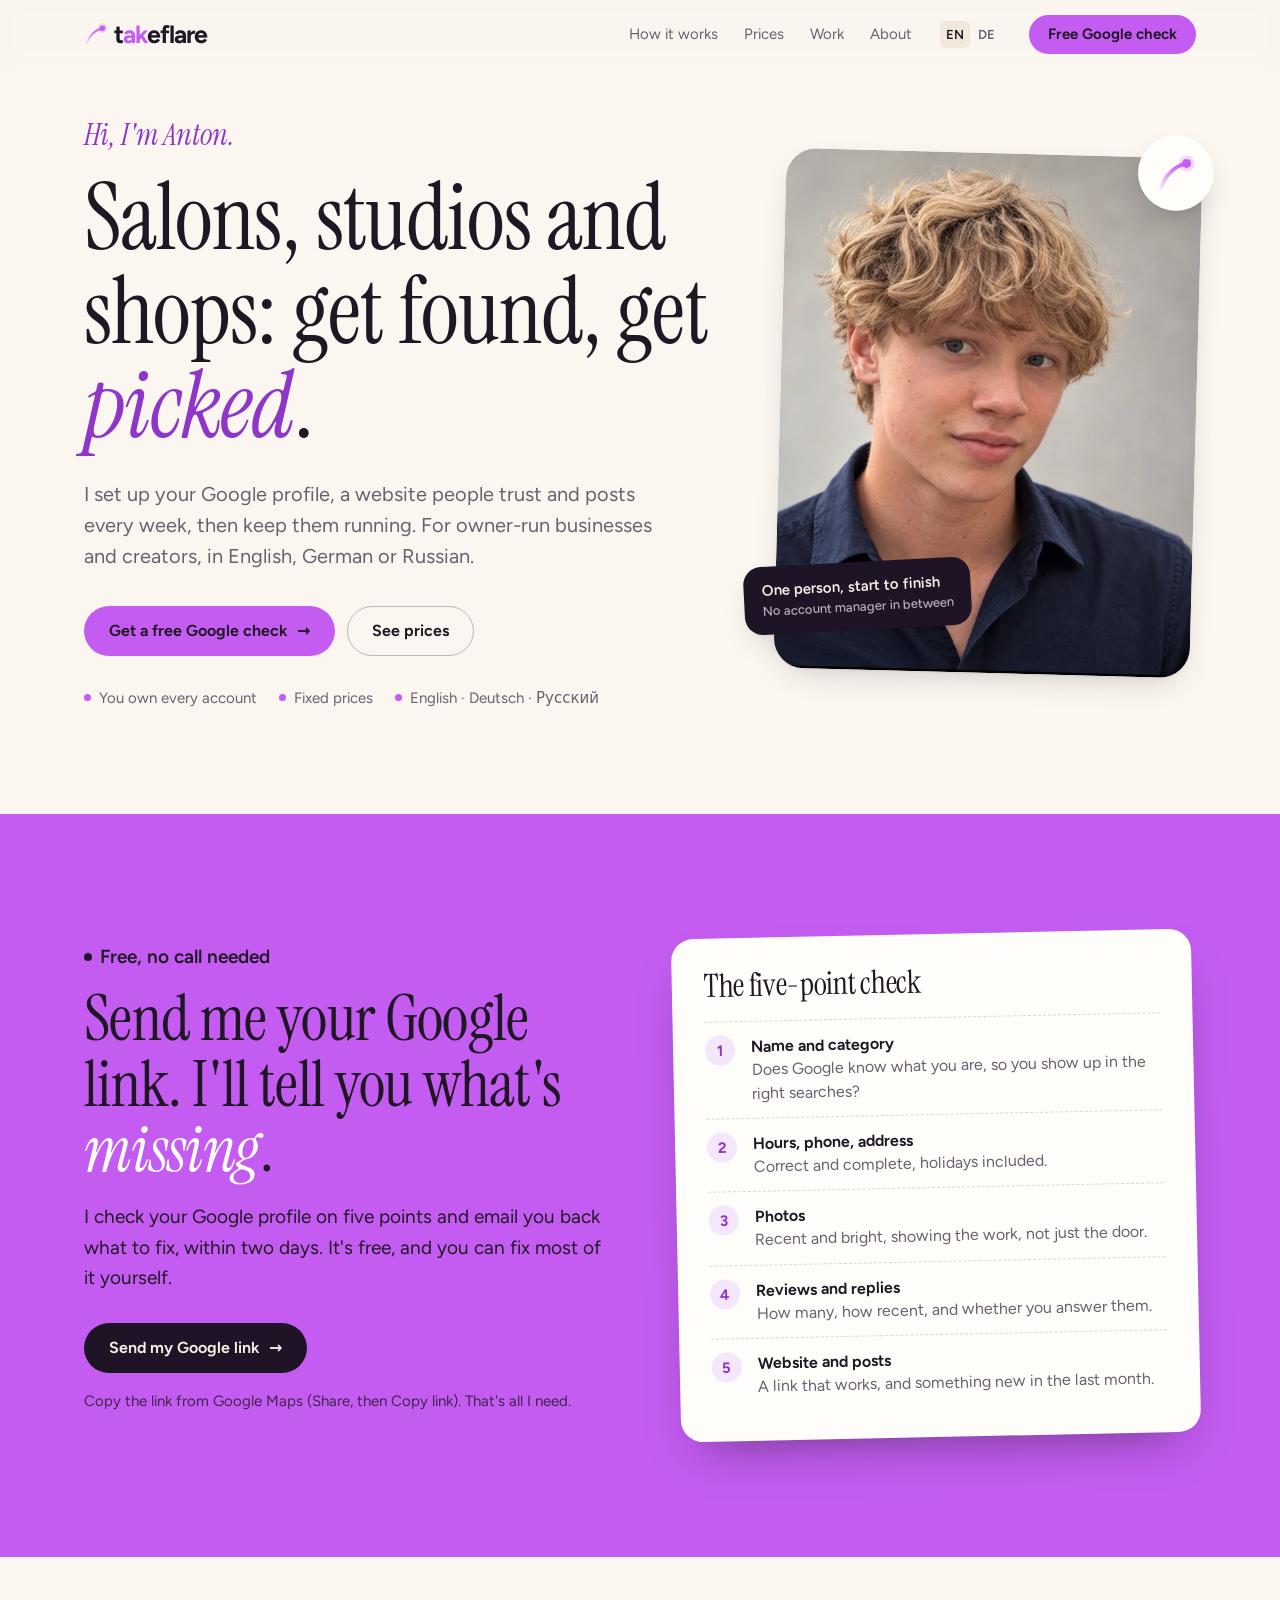
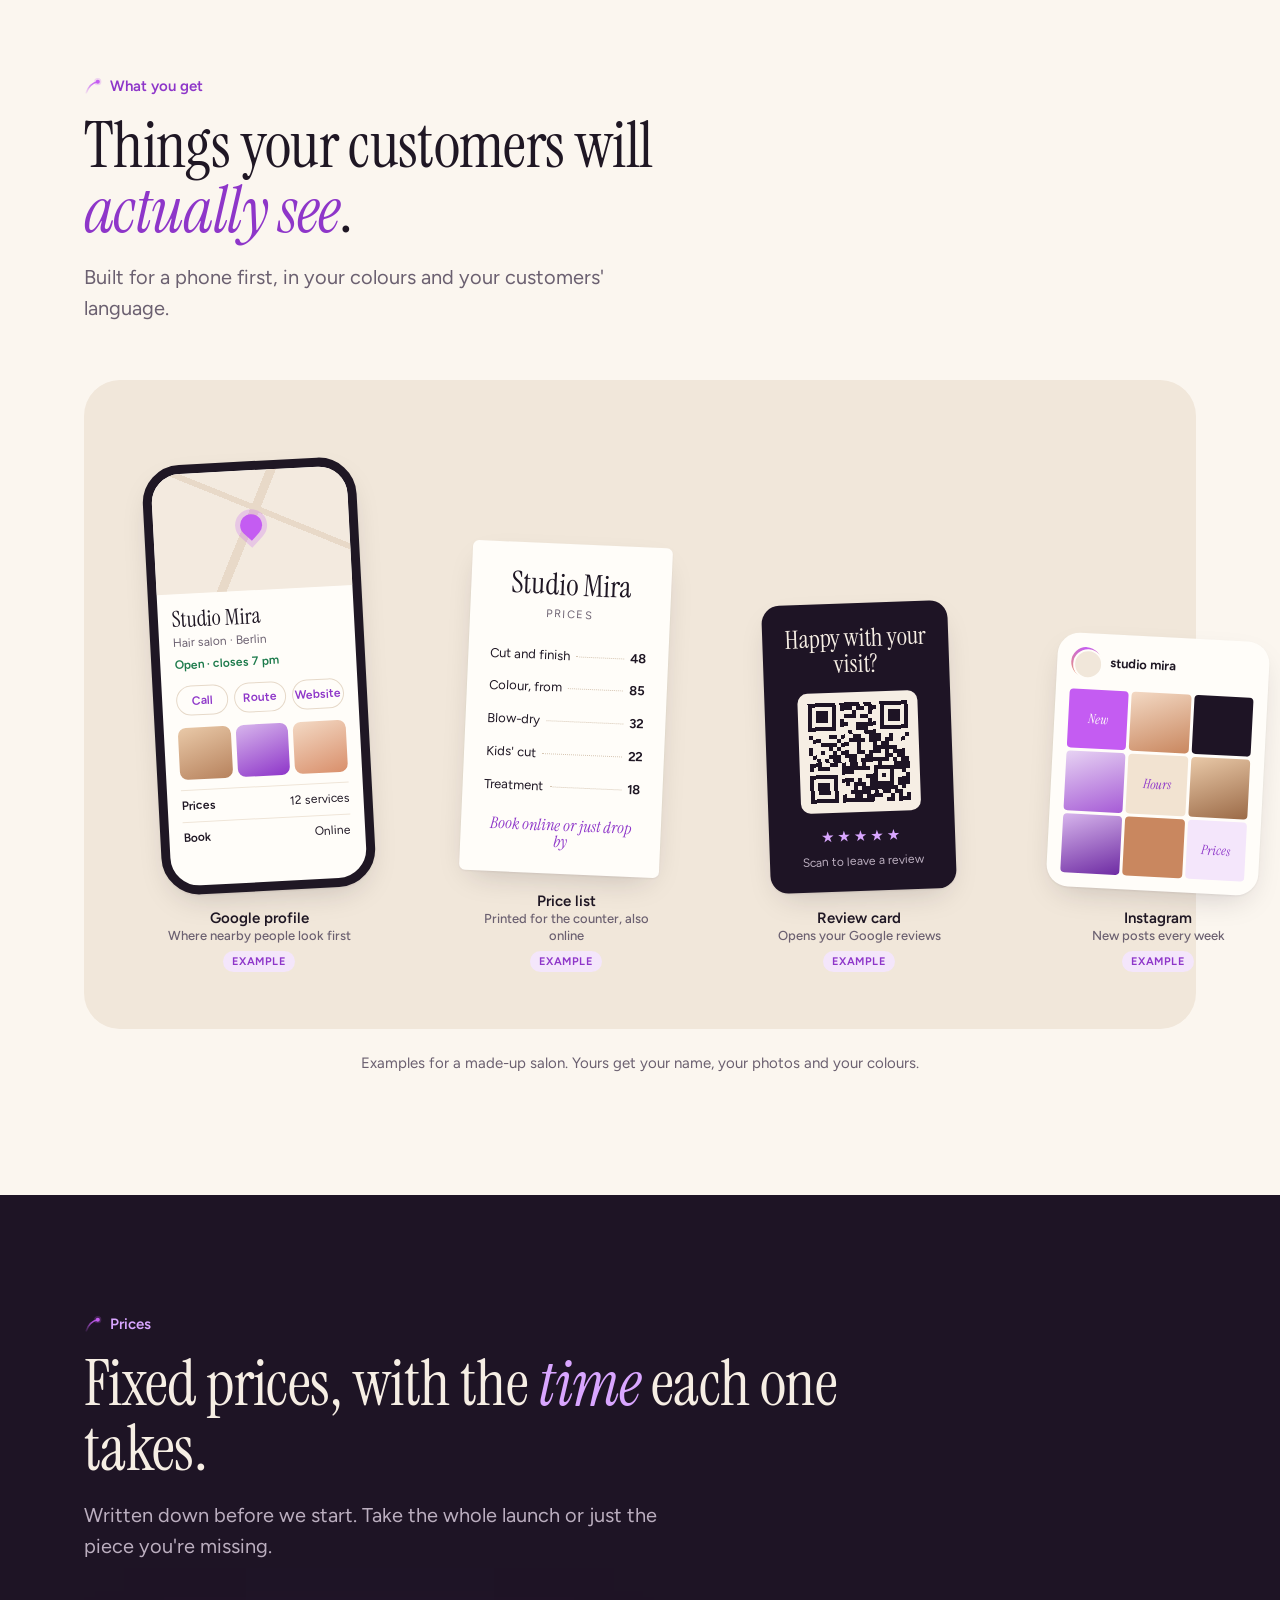
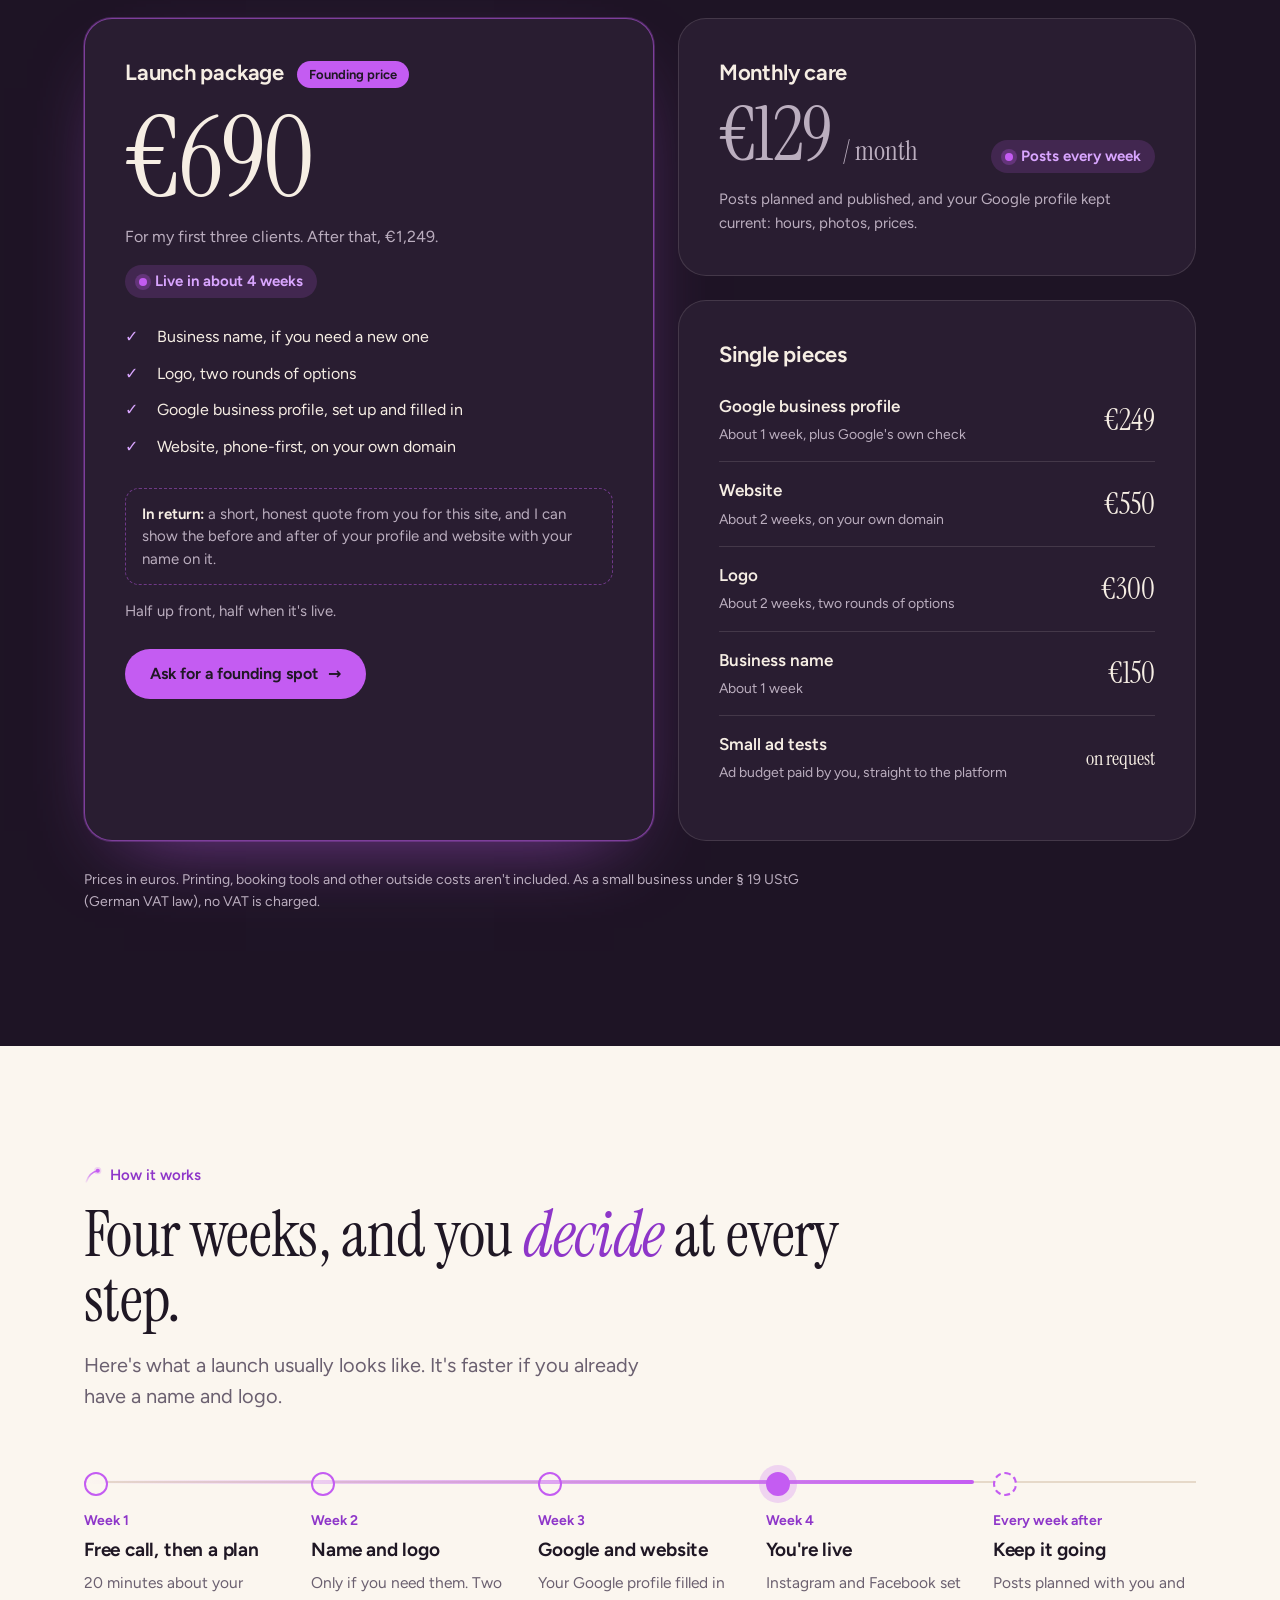
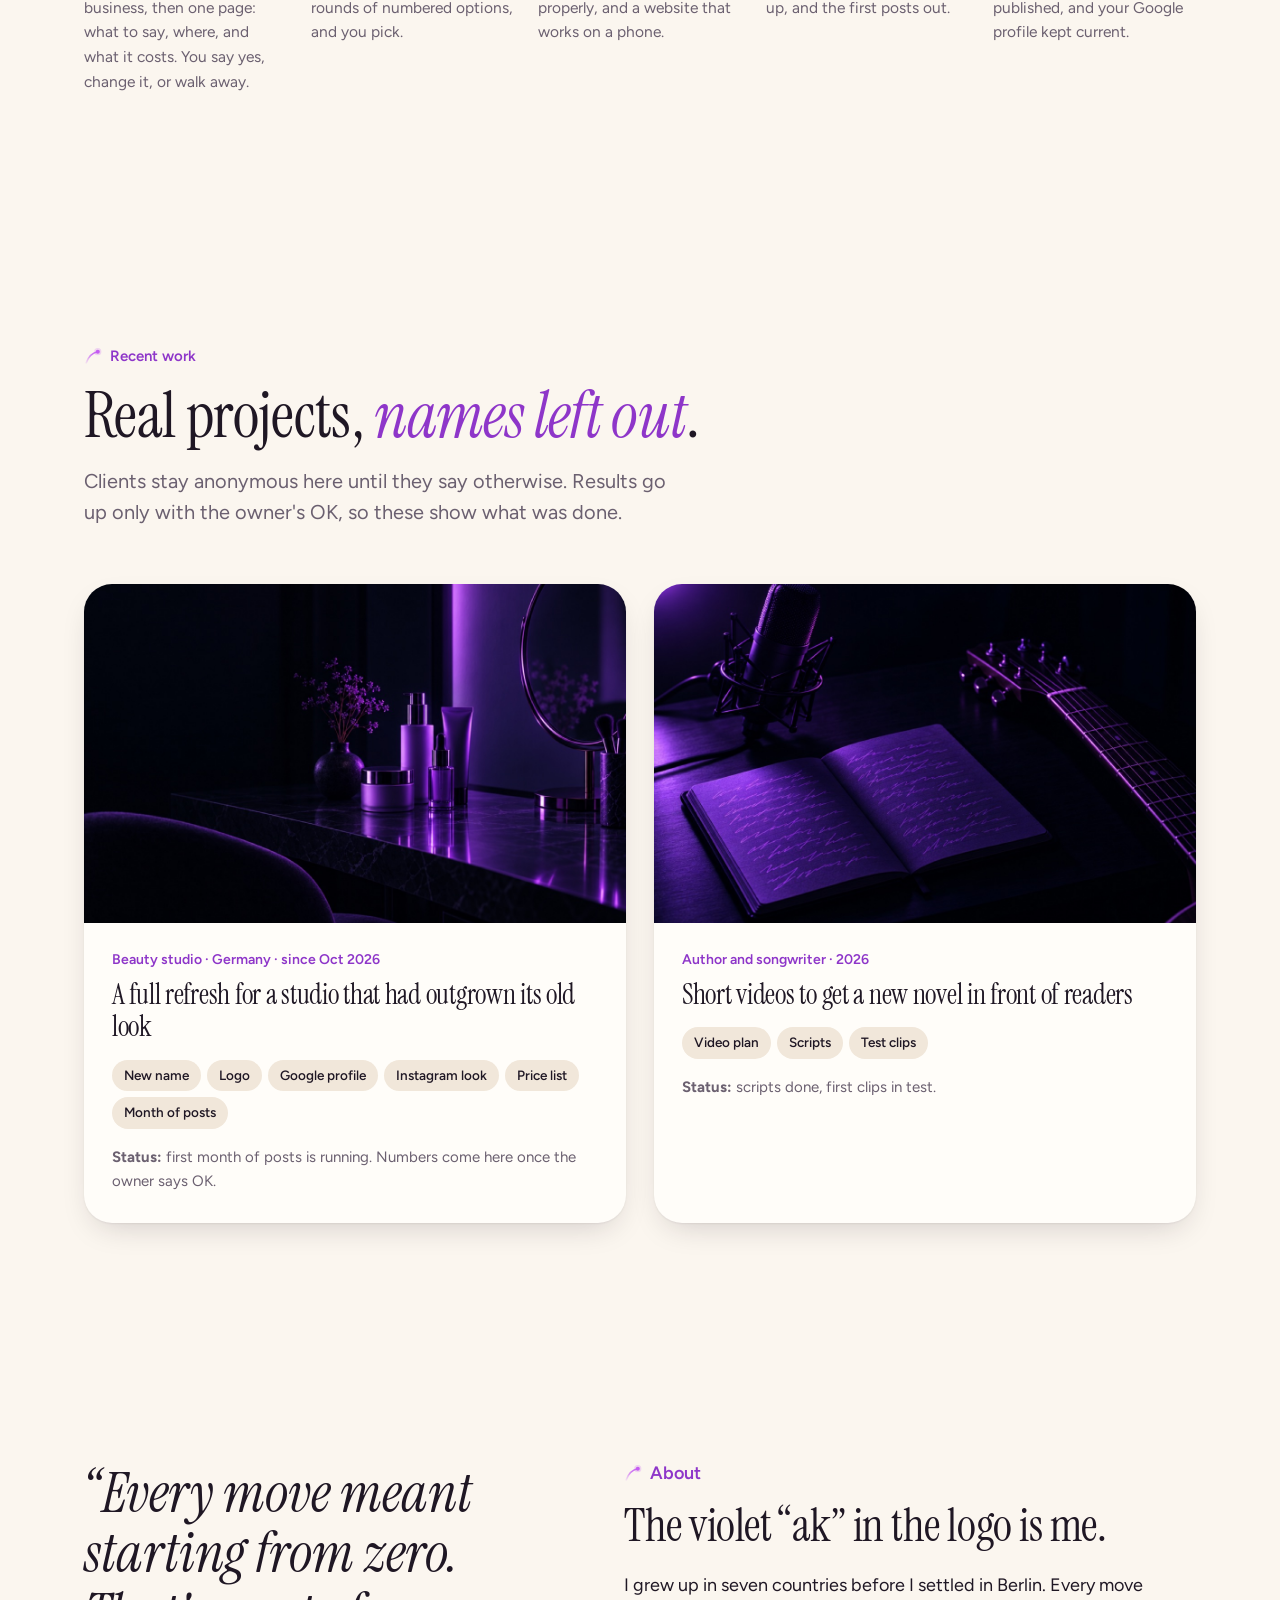
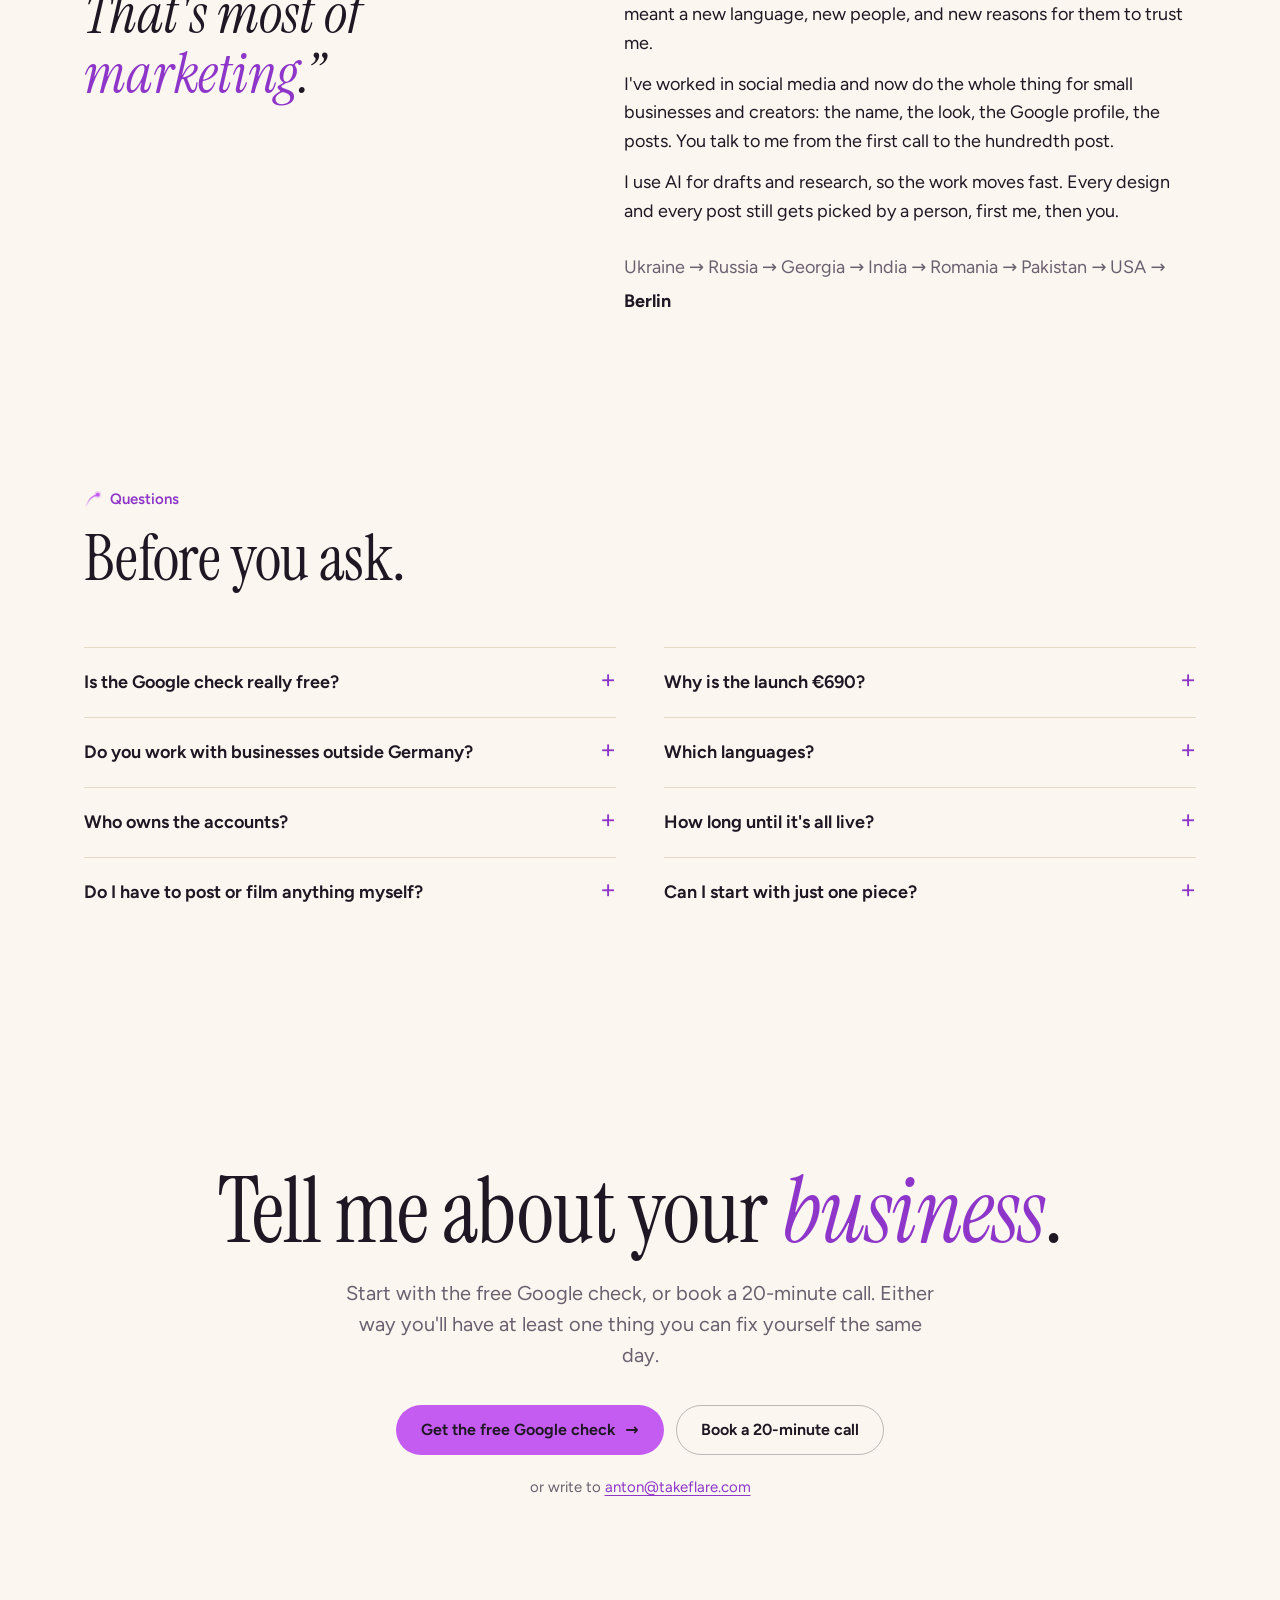
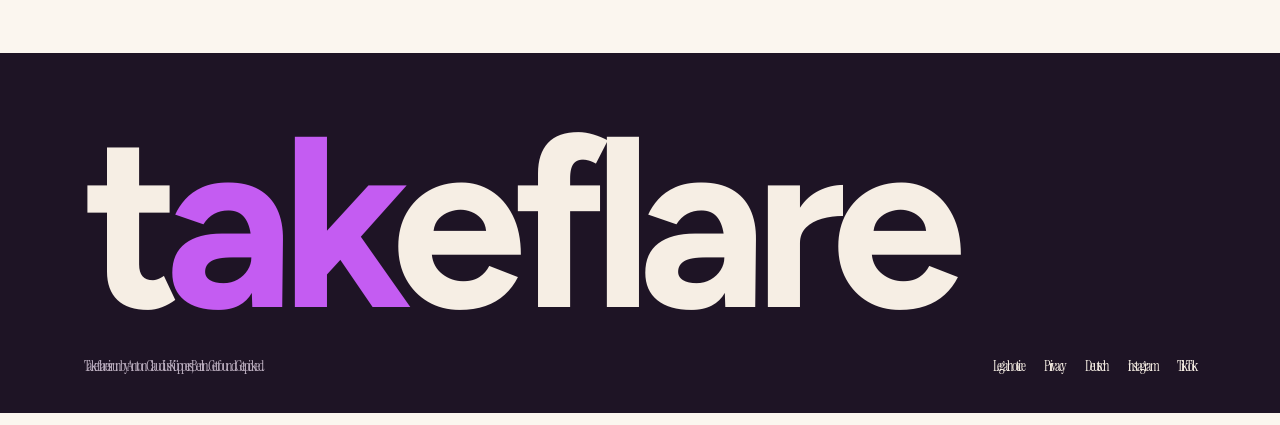
<file: index.html>
<!doctype html>
<html lang="en">
<head>
<meta charset="utf-8">
<meta name="viewport" content="width=device-width, initial-scale=1, viewport-fit=cover">
<title>Takeflare · Get found and picked by more customers</title>
<meta name="description" content="Google profile, website and weekly posts for salons, studios, shops and creators, set up and run by Takeflare. Remote, in English, German and Russian.">
<link rel="canonical" href="https://takeflare.com/">
<link rel="icon" href="/favicon.svg" type="image/svg+xml">
<link rel="icon" href="/favicon-32.png" sizes="32x32" type="image/png">
<link rel="apple-touch-icon" href="/apple-touch-icon.png">
<link rel="preload" href="/fonts/instrument-serif-latin-400-normal.woff2" as="font" type="font/woff2" crossorigin>
<link rel="preload" href="/fonts/figtree-latin-wght-normal.woff2" as="font" type="font/woff2" crossorigin>
<link rel="stylesheet" href="/style.css">
<meta name="theme-color" content="#FBF6EF">
<script>/* Light from 07:00 to 21:00 on the visitor's clock, dark the rest of the night */
(function () { var h = new Date().getHours(), t = h >= 7 && h < 21 ? "light" : "dark", q = /[?&]theme=(light|dark)/.exec(location.search); if (q) t = q[1]; document.documentElement.setAttribute("data-theme", t);
  var m = document.querySelector('meta[name="theme-color"]'); if (m) m.setAttribute("content", t === "light" ? "#FBF6EF" : "#15101A"); })();</script>
<meta property="og:type" content="website">
<meta property="og:url" content="https://takeflare.com/">
<meta property="og:title" content="Takeflare · Get found and picked">
<meta property="og:description" content="Google profile, website and social posts for salons, studios, shops and creators. One person, start to finish, remote.">
<meta property="og:image" content="https://takeflare.com/og-image.png">
<!-- seo:start (written by scripts/site_seo.py, edit .claude/skills/site-seo/sites/takeflare.json) -->
<link rel="alternate" hreflang="en" href="https://takeflare.com/">
<link rel="alternate" hreflang="de" href="https://takeflare.com/de/">
<link rel="alternate" hreflang="x-default" href="https://takeflare.com/">
<meta property="og:locale" content="en_GB">
<meta property="og:locale:alternate" content="de_DE">
<script type="application/ld+json">
{
 "@context": "https://schema.org",
 "@graph": [
  {
   "@type": "ProfessionalService",
   "@id": "https://takeflare.com/#business",
   "name": "Takeflare",
   "url": "https://takeflare.com/",
   "description": "Google profile, website and weekly posts for salons, studios, shops and creators, set up and run by Takeflare. Remote, in English, German and Russian.",
   "logo": "https://takeflare.com/apple-touch-icon.png",
   "image": "https://takeflare.com/og-image.png",
   "email": "anton@takeflare.com",
   "priceRange": "€€",
   "address": {
    "@type": "PostalAddress",
    "addressLocality": "Berlin",
    "addressCountry": "DE"
   },
   "areaServed": "Worldwide",
   "availableLanguage": [
    "en",
    "de",
    "ru"
   ],
   "founder": {
    "@type": "Person",
    "name": "Anton Küppers",
    "image": "https://takeflare.com/img/anton.jpg"
   },
   "makesOffer": [
    {
     "@type": "Offer",
     "name": "Free Google check",
     "description": "Send your Google business profile link and get five points back by email within two days: name and category, hours, photos, reviews and replies, website and posts.",
     "priceCurrency": "EUR",
     "url": "https://takeflare.com/#prices",
     "price": 0
    },
    {
     "@type": "Offer",
     "name": "Launch package",
     "description": "Business name if you need a new one, logo with two rounds of options, Google business profile set up and filled in, and a phone-first website on your own domain. Live in about four weeks. Founding price for the first three clients, then €1,249. Half up front, half when it's live.",
     "priceCurrency": "EUR",
     "url": "https://takeflare.com/#prices",
     "price": 690
    },
    {
     "@type": "Offer",
     "name": "Monthly care (per month)",
     "description": "Weekly posts and Google profile upkeep.",
     "priceCurrency": "EUR",
     "url": "https://takeflare.com/#prices",
     "price": 129
    },
    {
     "@type": "Offer",
     "name": "Google business profile",
     "description": "Set up and filled in.",
     "priceCurrency": "EUR",
     "url": "https://takeflare.com/#prices",
     "price": 249
    },
    {
     "@type": "Offer",
     "name": "Website",
     "description": "Phone-first, on your own domain.",
     "priceCurrency": "EUR",
     "url": "https://takeflare.com/#prices",
     "price": 550
    },
    {
     "@type": "Offer",
     "name": "Logo",
     "description": "Two rounds of options.",
     "priceCurrency": "EUR",
     "url": "https://takeflare.com/#prices",
     "price": 300
    },
    {
     "@type": "Offer",
     "name": "Business name",
     "description": "A new name for your business.",
     "priceCurrency": "EUR",
     "url": "https://takeflare.com/#prices",
     "price": 150
    }
   ],
   "sameAs": [
    "https://www.instagram.com/takeflare_/",
    "https://www.tiktok.com/@takeflare_"
   ]
  },
  {
   "@type": "WebSite",
   "@id": "https://takeflare.com/#website",
   "name": "Takeflare",
   "url": "https://takeflare.com/",
   "inLanguage": [
    "en",
    "de"
   ]
  },
  {
   "@type": "FAQPage",
   "url": "https://takeflare.com/",
   "inLanguage": "en",
   "mainEntity": [
    {
     "@type": "Question",
     "name": "Is the Google check really free?",
     "acceptedAnswer": {
      "@type": "Answer",
      "text": "Yes. You send the link, I send back the five points and what to fix. No call, and nothing else unless you write back."
     }
    },
    {
     "@type": "Question",
     "name": "Why is the launch €690?",
     "acceptedAnswer": {
      "@type": "Answer",
      "text": "Takeflare is new, and I want three businesses I can show. The first three get the full launch for €690 instead of €1,249. In return, I can put your before and after and a short quote from you on this site, marked as a founding client. After three, the price goes back to €1,249."
     }
    },
    {
     "@type": "Question",
     "name": "Do you work with businesses outside Germany?",
     "acceptedAnswer": {
      "@type": "Answer",
      "text": "Yes. Everything runs remotely over video calls, WhatsApp or email, and shared files. Clients don't need to be in Berlin."
     }
    },
    {
     "@type": "Question",
     "name": "Which languages?",
     "acceptedAnswer": {
      "@type": "Answer",
      "text": "English, German and Russian, for the calls and for the posts and pages themselves."
     }
    },
    {
     "@type": "Question",
     "name": "Who owns the accounts?",
     "acceptedAnswer": {
      "@type": "Answer",
      "text": "You do. Your Google profile, domain and social accounts are set up in your name. I get access to do the work, and you keep the keys if we ever stop."
     }
    },
    {
     "@type": "Question",
     "name": "How long until it's all live?",
     "acceptedAnswer": {
      "@type": "Answer",
      "text": "Plan for about four weeks from the first call. It's faster if you already have a name and logo, and slower if we go back and forth on designs."
     }
    },
    {
     "@type": "Question",
     "name": "Do I have to post or film anything myself?",
     "acceptedAnswer": {
      "@type": "Answer",
      "text": "No. A few photos of your place and your work help a lot, but I write, design and publish the posts. You approve them first."
     }
    },
    {
     "@type": "Question",
     "name": "Can I start with just one piece?",
     "acceptedAnswer": {
      "@type": "Answer",
      "text": "Sure. A lot of people start with the Google profile, because that's where nearby customers look first."
     }
    }
   ]
  }
 ]
}
</script>
<!-- seo:end -->
<meta name="twitter:card" content="summary_large_image">
</head>
<body>
<a class="skip" href="#main">Skip to content</a>

<header class="nav" id="top">
  <div class="wrap">
    <a class="wm" href="/" aria-label="takeflare, home">t<b>ak</b>eflare</a>
    <ul>
      <li><a href="#how">How it works</a></li>
      <li><a href="#prices">Prices</a></li>
      <li><a href="#work">Work</a></li>
      <li><a href="#about">About</a></li>
    </ul>
    <div class="lang" aria-label="Language"><a href="/" aria-current="page" lang="en">EN</a><a href="/de/" lang="de" hreflang="de">DE</a></div>
    <a class="btn btn-main" href="#check">Free Google check</a>
  </div>
</header>

<main id="main">

<section class="hero">
  <div class="wrap">
    <div>
      <p class="hello"><img src="/img/anton.jpg" alt="" width="56" height="56">Hi, I'm Anton.</p>
      <h1>Salons, studios and shops: get found, get <em>picked</em>.</h1>
      <p class="lead">I set up your Google profile, a website people trust and posts every week, then keep them running. For owner-run businesses and creators, in English, German or Russian.</p>
      <div class="ctas">
        <a class="btn btn-main" href="#check">Get a free Google check <span class="arrow">→</span></a>
        <a class="btn btn-line" href="#prices">See prices</a>
      </div>
      <ul class="facts">
        <li>You own every account</li>
        <li>Fixed prices</li>
        <li>English · Deutsch · Русский</li>
      </ul>
    </div>
    <figure class="portrait">
      <img src="/img/anton.jpg" alt="Anton Küppers, who runs Takeflare" width="640" height="800">
      <span class="badge"><img src="/mark.svg" alt="" width="40" height="40"></span>
      <figcaption class="sticker">One person, start to finish<small>No account manager in between</small></figcaption>
    </figure>
  </div>
</section>

<section id="check" class="check">
  <div class="wrap">
    <div>
      <p class="kicker" style="color:inherit">Free, no call needed</p>
      <h2>Send me your Google link. I'll tell you what's <em>missing</em>.</h2>
      <p>I check your Google profile on five points and email you back what to fix, within two days. It's free, and you can fix most of it yourself.</p>
      <div class="ctas">
        <a class="btn btn-plum" href="mailto:anton@takeflare.com?subject=Free%20Google%20check&amp;body=Hi%20Anton%2C%20here%27s%20my%20Google%20profile%20link%3A%20">Send my Google link <span class="arrow">→</span></a>
      </div>
      <p class="small">Copy the link from Google Maps (Share, then Copy link). That's all I need.</p>
    </div>
    <div class="note">
      <h3>The five-point check</h3>
      <ol>
        <li><span><b>Name and category</b><span>Does Google know what you are, so you show up in the right searches?</span></span></li>
        <li><span><b>Hours, phone, address</b><span>Correct and complete, holidays included.</span></span></li>
        <li><span><b>Photos</b><span>Recent and bright, showing the work, not just the door.</span></span></li>
        <li><span><b>Reviews and replies</b><span>How many, how recent, and whether you answer them.</span></span></li>
        <li><span><b>Website and posts</b><span>A link that works, and something new in the last month.</span></span></li>
      </ol>
    </div>
  </div>
</section>

<section id="get" class="reveal">
  <div class="wrap">
    <div class="head">
      <p class="kicker">What you get</p>
      <h2>Things your customers will <em>actually see</em>.</h2>
      <p class="lead">Built for a phone first, in your colours and your customers' language.</p>
    </div>
    <div class="table">
      <figure class="obj">
        <div class="phone" aria-hidden="true">
          <div class="map"></div>
          <div class="body">
            <div class="name">Studio Mira</div>
            <div class="cat">Hair salon · Berlin</div>
            <div class="open">Open · closes 7 pm</div>
            <div class="acts"><i>Call</i><i>Route</i><i>Website</i></div>
            <div class="pics"><i></i><i></i><i></i></div>
            <div class="rows"><div><b>Prices</b><span>12 services</span></div><div><b>Book</b><span>Online</span></div></div>
          </div>
        </div>
        <figcaption>Google profile<span>Where nearby people look first</span><em class="ex">Example</em></figcaption>
      </figure>
      <figure class="obj">
        <div class="paper" aria-hidden="true">
          <div class="t">Studio Mira</div>
          <div class="s">Prices</div>
          <div class="r"><span>Cut and finish</span><span></span><b>48</b></div>
          <div class="r"><span>Colour, from</span><span></span><b>85</b></div>
          <div class="r"><span>Blow-dry</span><span></span><b>32</b></div>
          <div class="r"><span>Kids' cut</span><span></span><b>22</b></div>
          <div class="r"><span>Treatment</span><span></span><b>18</b></div>
          <div class="f">Book online or just drop by</div>
        </div>
        <figcaption>Price list<span>Printed for the counter, also online</span><em class="ex">Example</em></figcaption>
      </figure>
      <figure class="obj">
        <div class="qr" aria-hidden="true">
          <div class="t">Happy with your visit?</div>
          <svg class="qr-code" viewBox="-1 -1 27 27" aria-hidden="true" shape-rendering="crispEdges"><path fill="currentColor" d="M0 0h7v1h-7zM8 0h5v1h-5zM14 0h2v1h-2zM18 0h7v1h-7zM0 1h1v1h-1zM6 1h1v1h-1zM8 1h3v1h-3zM12 1h2v1h-2zM15 1h2v1h-2zM18 1h1v1h-1zM24 1h1v1h-1zM0 2h1v1h-1zM2 2h3v1h-3zM6 2h1v1h-1zM11 2h1v1h-1zM15 2h1v1h-1zM18 2h1v1h-1zM20 2h3v1h-3zM24 2h1v1h-1zM0 3h1v1h-1zM2 3h3v1h-3zM6 3h1v1h-1zM9 3h3v1h-3zM13 3h2v1h-2zM18 3h1v1h-1zM20 3h3v1h-3zM24 3h1v1h-1zM0 4h1v1h-1zM2 4h3v1h-3zM6 4h1v1h-1zM8 4h1v1h-1zM15 4h1v1h-1zM18 4h1v1h-1zM20 4h3v1h-3zM24 4h1v1h-1zM0 5h1v1h-1zM6 5h1v1h-1zM8 5h2v1h-2zM12 5h5v1h-5zM18 5h1v1h-1zM24 5h1v1h-1zM0 6h7v1h-7zM12 6h3v1h-3zM18 6h7v1h-7zM10 7h1v1h-1zM14 7h3v1h-3zM0 8h1v1h-1zM5 8h2v1h-2zM8 8h1v1h-1zM11 8h2v1h-2zM15 8h3v1h-3zM20 8h1v1h-1zM24 8h1v1h-1zM1 9h2v1h-2zM7 9h1v1h-1zM10 9h4v1h-4zM15 9h3v1h-3zM19 9h2v1h-2zM23 9h1v1h-1zM3 10h4v1h-4zM8 10h2v1h-2zM12 10h1v1h-1zM16 10h1v1h-1zM18 10h2v1h-2zM0 11h1v1h-1zM5 11h1v1h-1zM7 11h1v1h-1zM12 11h1v1h-1zM16 11h6v1h-6zM0 12h1v1h-1zM3 12h1v1h-1zM6 12h1v1h-1zM8 12h2v1h-2zM12 12h2v1h-2zM15 12h3v1h-3zM19 12h1v1h-1zM21 12h3v1h-3zM1 13h1v1h-1zM5 13h3v1h-3zM9 13h3v1h-3zM14 13h2v1h-2zM19 13h2v1h-2zM22 13h2v1h-2zM2 14h1v1h-1zM4 14h1v1h-1zM6 14h2v1h-2zM10 14h2v1h-2zM13 14h7v1h-7zM21 14h1v1h-1zM23 14h2v1h-2zM0 15h3v1h-3zM5 15h2v1h-2zM8 15h1v1h-1zM10 15h2v1h-2zM13 15h1v1h-1zM17 15h1v1h-1zM21 15h4v1h-4zM0 16h1v1h-1zM2 16h3v1h-3zM8 16h7v1h-7zM16 16h9v1h-9zM8 17h3v1h-3zM16 17h1v1h-1zM20 17h1v1h-1zM23 17h1v1h-1zM0 18h7v1h-7zM14 18h3v1h-3zM18 18h1v1h-1zM20 18h1v1h-1zM24 18h1v1h-1zM0 19h1v1h-1zM6 19h1v1h-1zM8 19h3v1h-3zM12 19h1v1h-1zM15 19h2v1h-2zM20 19h1v1h-1zM22 19h3v1h-3zM0 20h1v1h-1zM2 20h3v1h-3zM6 20h1v1h-1zM9 20h1v1h-1zM11 20h3v1h-3zM15 20h6v1h-6zM22 20h3v1h-3zM0 21h1v1h-1zM2 21h3v1h-3zM6 21h1v1h-1zM11 21h1v1h-1zM13 21h9v1h-9zM23 21h1v1h-1zM0 22h1v1h-1zM2 22h3v1h-3zM6 22h1v1h-1zM10 22h5v1h-5zM16 22h1v1h-1zM18 22h2v1h-2zM21 22h2v1h-2zM0 23h1v1h-1zM6 23h1v1h-1zM8 23h1v1h-1zM11 23h2v1h-2zM14 23h4v1h-4zM20 23h1v1h-1zM22 23h1v1h-1zM24 23h1v1h-1zM0 24h7v1h-7zM8 24h8v1h-8zM19 24h2v1h-2zM22 24h3v1h-3z"/></svg>
          <div class="stars">★★★★★</div>
          <div class="s">Scan to leave a review</div>
        </div>
        <figcaption>Review card<span>Opens your Google reviews</span><em class="ex">Example</em></figcaption>
      </figure>
      <figure class="obj">
        <div class="gram" aria-hidden="true">
          <div class="top"><i></i>studio mira</div>
          <div class="grid"><i>New</i><i></i><i></i><i></i><i>Hours</i><i></i><i></i><i></i><i>Prices</i></div>
        </div>
        <figcaption>Instagram<span>New posts every week</span><em class="ex">Example</em></figcaption>
      </figure>
    </div>
    <p class="table-note">Examples for a made-up salon. Yours get your name, your photos and your colours.</p>
  </div>
</section>

<section id="prices" class="prices-sec reveal">
  <div class="wrap">
    <div class="head">
      <p class="kicker">Prices</p>
      <h2>Fixed prices, with the <em>time</em> each one takes.</h2>
      <p class="lead">Written down before we start. Take the whole launch or just the piece you're missing.</p>
    </div>
    <div class="prices">
      <div class="pcard main">
        <h3>Launch package <span class="fbadge">Founding price</span></h3>
        <p class="big">€690</p>
        <p class="then">For my first three clients. After that, €1,249.</p>
        <span class="time">Live in about 4 weeks</span>
        <ul class="ticks">
          <li>Business name, if you need a new one</li>
          <li>Logo, two rounds of options</li>
          <li>Google business profile, set up and filled in</li>
          <li>Website, phone-first, on your own domain</li>
        </ul>
        <p class="giveback"><b>In return:</b> a short, honest quote from you for this site, and I can show the before and after of your profile and website with your name on it.</p>
        <p class="pnote">Half up front, half when it's live.</p>
        <a class="btn btn-main" href="mailto:anton@takeflare.com?subject=Founding%20spot">Ask for a founding spot <span class="arrow">→</span></a>
      </div>
      <div class="stack">
        <div class="pcard">
          <div class="care">
            <div><h3>Monthly care</h3><p class="big">€129 <small>/ month</small></p></div>
            <span class="time">Posts every week</span>
          </div>
          <p class="pnote" style="margin:14px 0 0">Posts planned and published, and your Google profile kept current: hours, photos, prices.</p>
        </div>
        <div class="pcard">
          <h3>Single pieces</h3>
          <ul class="menu">
            <li><span class="what">Google business profile</span><span class="when">About 1 week, plus Google's own check</span><span class="p">€249</span></li>
            <li><span class="what">Website</span><span class="when">About 2 weeks, on your own domain</span><span class="p">€550</span></li>
            <li><span class="what">Logo</span><span class="when">About 2 weeks, two rounds of options</span><span class="p">€300</span></li>
            <li><span class="what">Business name</span><span class="when">About 1 week</span><span class="p">€150</span></li>
            <li><span class="what">Small ad tests</span><span class="when">Ad budget paid by you, straight to the platform</span><span class="p" style="font-size:20px">on request</span></li>
          </ul>
        </div>
      </div>
    </div>
    <p class="fine">Prices in euros. Printing, booking tools and other outside costs aren't included. As a small business under § 19 UStG (German VAT law), no VAT is charged.</p>
  </div>
</section>

<section id="how" class="reveal">
  <div class="wrap">
    <div class="head">
      <p class="kicker">How it works</p>
      <h2>Four weeks, and you <em>decide</em> at every step.</h2>
      <p class="lead">Here's what a launch usually looks like. It's faster if you already have a name and logo.</p>
    </div>
    <ol class="weeks">
      <li><span class="wk">Week 1</span><h3>Free call, then a plan</h3><p>20 minutes about your business, then one page: what to say, where, and what it costs. You say yes, change it, or walk away.</p></li>
      <li><span class="wk">Week 2</span><h3>Name and logo</h3><p>Only if you need them. Two rounds of numbered options, and you pick.</p></li>
      <li><span class="wk">Week 3</span><h3>Google and website</h3><p>Your Google profile filled in properly, and a website that works on a phone.</p></li>
      <li><span class="wk">Week 4</span><h3>You're live</h3><p>Instagram and Facebook set up, and the first posts out.</p></li>
      <li><span class="wk">Every week after</span><h3>Keep it going</h3><p>Posts planned with you and published, and your Google profile kept current.</p></li>
    </ol>
  </div>
</section>

<section id="work" class="reveal">
  <div class="wrap">
    <div class="head">
      <p class="kicker">Recent work</p>
      <h2>Real projects, <em>names left out</em>.</h2>
      <p class="lead">Clients stay anonymous here until they say otherwise. Results go up only with the owner's OK, so these show what was done.</p>
    </div>
    <div class="work">
      <article class="wcard">
        <img class="cover" src="/img/work-beauty-studio.jpg" alt="" width="1200" height="806" loading="lazy">
        <div class="in">
          <p class="meta">Beauty studio · Germany · since Oct 2026</p>
          <h3>A full refresh for a studio that had outgrown its old look</h3>
          <ul class="chips"><li>New name</li><li>Logo</li><li>Google profile</li><li>Instagram look</li><li>Price list</li><li>Month of posts</li></ul>
          <p class="status"><b>Status:</b> first month of posts is running. Numbers come here once the owner says OK.</p>
        </div>
      </article>
      <article class="wcard">
        <img class="cover" src="/img/work-author-songwriter.jpg" alt="" width="1200" height="806" loading="lazy">
        <div class="in">
          <p class="meta">Author and songwriter · 2026</p>
          <h3>Short videos to get a new novel in front of readers</h3>
          <ul class="chips"><li>Video plan</li><li>Scripts</li><li>Test clips</li></ul>
          <p class="status"><b>Status:</b> scripts done, first clips in test.</p>
        </div>
      </article>
    </div>
  </div>
</section>

<section id="about" class="reveal">
  <div class="wrap about">
    <p class="quote">“Every move meant starting from zero. That's most of <em>marketing</em>.”</p>
    <div class="body">
      <p class="kicker">About</p>
      <h2>The violet “ak” in the logo is me.</h2>
      <p>I grew up in seven countries before I settled in Berlin. Every move meant a new language, new people, and new reasons for them to trust me.</p>
      <p>I've worked in social media and now do the whole thing for small businesses and creators: the name, the look, the Google profile, the posts. You talk to me from the first call to the hundredth post.</p>
      <p>I use AI for drafts and research, so the work moves fast. Every design and every post still gets picked by a person, first me, then you.</p>
      <p class="route">Ukraine → Russia → Georgia → India → Romania → Pakistan → USA → <b>Berlin</b></p>
    </div>
  </div>
</section>

<section class="reveal" style="padding-top:40px">
  <div class="wrap">
    <div class="head"><p class="kicker">Questions</p><h2>Before you ask.</h2></div>
    <div class="faq">
      <details><summary>Is the Google check really free?</summary><p>Yes. You send the link, I send back the five points and what to fix. No call, and nothing else unless you write back.</p></details>
      <details><summary>Why is the launch €690?</summary><p>Takeflare is new, and I want three businesses I can show. The first three get the full launch for €690 instead of €1,249. In return, I can put your before and after and a short quote from you on this site, marked as a founding client. After three, the price goes back to €1,249.</p></details>
      <details><summary>Do you work with businesses outside Germany?</summary><p>Yes. Everything runs remotely over video calls, WhatsApp or email, and shared files. Clients don't need to be in Berlin.</p></details>
      <details><summary>Which languages?</summary><p>English, German and Russian, for the calls and for the posts and pages themselves.</p></details>
      <details><summary>Who owns the accounts?</summary><p>You do. Your Google profile, domain and social accounts are set up in your name. I get access to do the work, and you keep the keys if we ever stop.</p></details>
      <details><summary>How long until it's all live?</summary><p>Plan for about four weeks from the first call. It's faster if you already have a name and logo, and slower if we go back and forth on designs.</p></details>
      <details><summary>Do I have to post or film anything myself?</summary><p>No. A few photos of your place and your work help a lot, but I write, design and publish the posts. You approve them first.</p></details>
      <details><summary>Can I start with just one piece?</summary><p>Sure. A lot of people start with the Google profile, because that's where nearby customers look first.</p></details>
    </div>
  </div>
</section>

<section class="final">
  <div class="wrap">
    <h2>Tell me about your <em>business</em>.</h2>
    <p class="lead">Start with the free Google check, or book a 20-minute call. Either way you'll have at least one thing you can fix yourself the same day.</p>
    <div class="ctas">
      <a class="btn btn-main" href="mailto:anton@takeflare.com?subject=Free%20Google%20check&amp;body=Hi%20Anton%2C%20here%27s%20my%20Google%20profile%20link%3A%20">Get the free Google check <span class="arrow">→</span></a>
      <a class="btn btn-line" href="mailto:anton@takeflare.com?subject=Free%20call">Book a 20-minute call</a>
    </div>
    <span class="or">or write to <a href="mailto:anton@takeflare.com">anton@takeflare.com</a></span>
  </div>
</section>

</main>

<footer class="big">
  <div class="wrap">
    <p class="giant" aria-hidden="true">t<b>ak</b>eflare</p>
    <div class="foot-row">
      <span>Takeflare is run by Anton Claudius Küppers, Berlin. Get found. Get picked.</span>
      <nav><a href="/impressum.html">Legal notice</a><a href="/datenschutz.html">Privacy</a><a href="/de/" hreflang="de">Deutsch</a><a href="https://www.instagram.com/takeflare_/" rel="noopener">Instagram</a><a href="https://www.tiktok.com/@takeflare_" rel="noopener">TikTok</a></nav>
    </div>
  </div>
</footer>

<script>
document.documentElement.classList.add('js');
(function () {
  var nav = document.querySelector('.nav');
  var onScroll = function () { nav.classList.toggle('scrolled', window.scrollY > 8); };
  window.addEventListener('scroll', onScroll, { passive: true }); onScroll();
  var els = document.querySelectorAll('.reveal');
  if (!('IntersectionObserver' in window)) { els.forEach(function (e) { e.classList.add('in'); }); return; }
  var io = new IntersectionObserver(function (entries) {
    entries.forEach(function (en) { if (en.isIntersecting) { en.target.classList.add('in'); io.unobserve(en.target); } });
  }, { rootMargin: '0px 0px -10% 0px' });
  els.forEach(function (e) { io.observe(e); });
})();
</script>
</body>
</html>
</file>
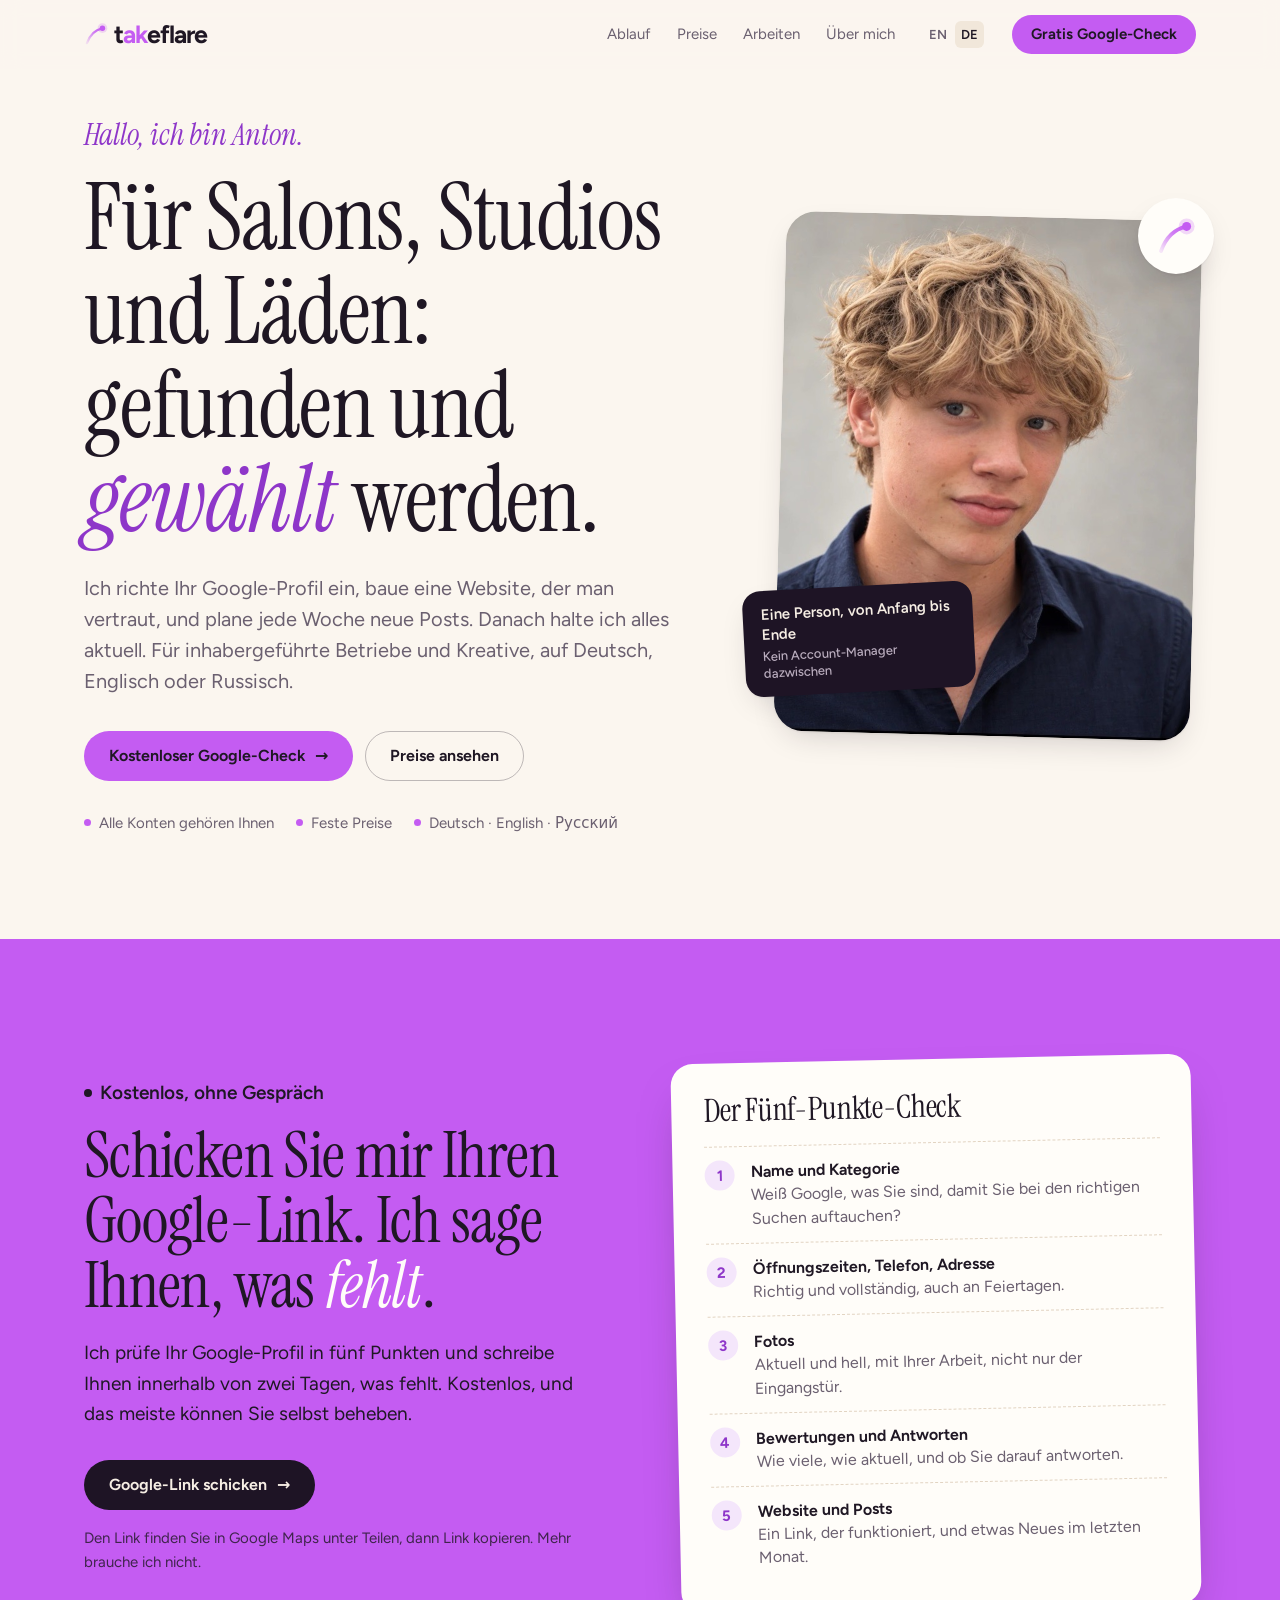
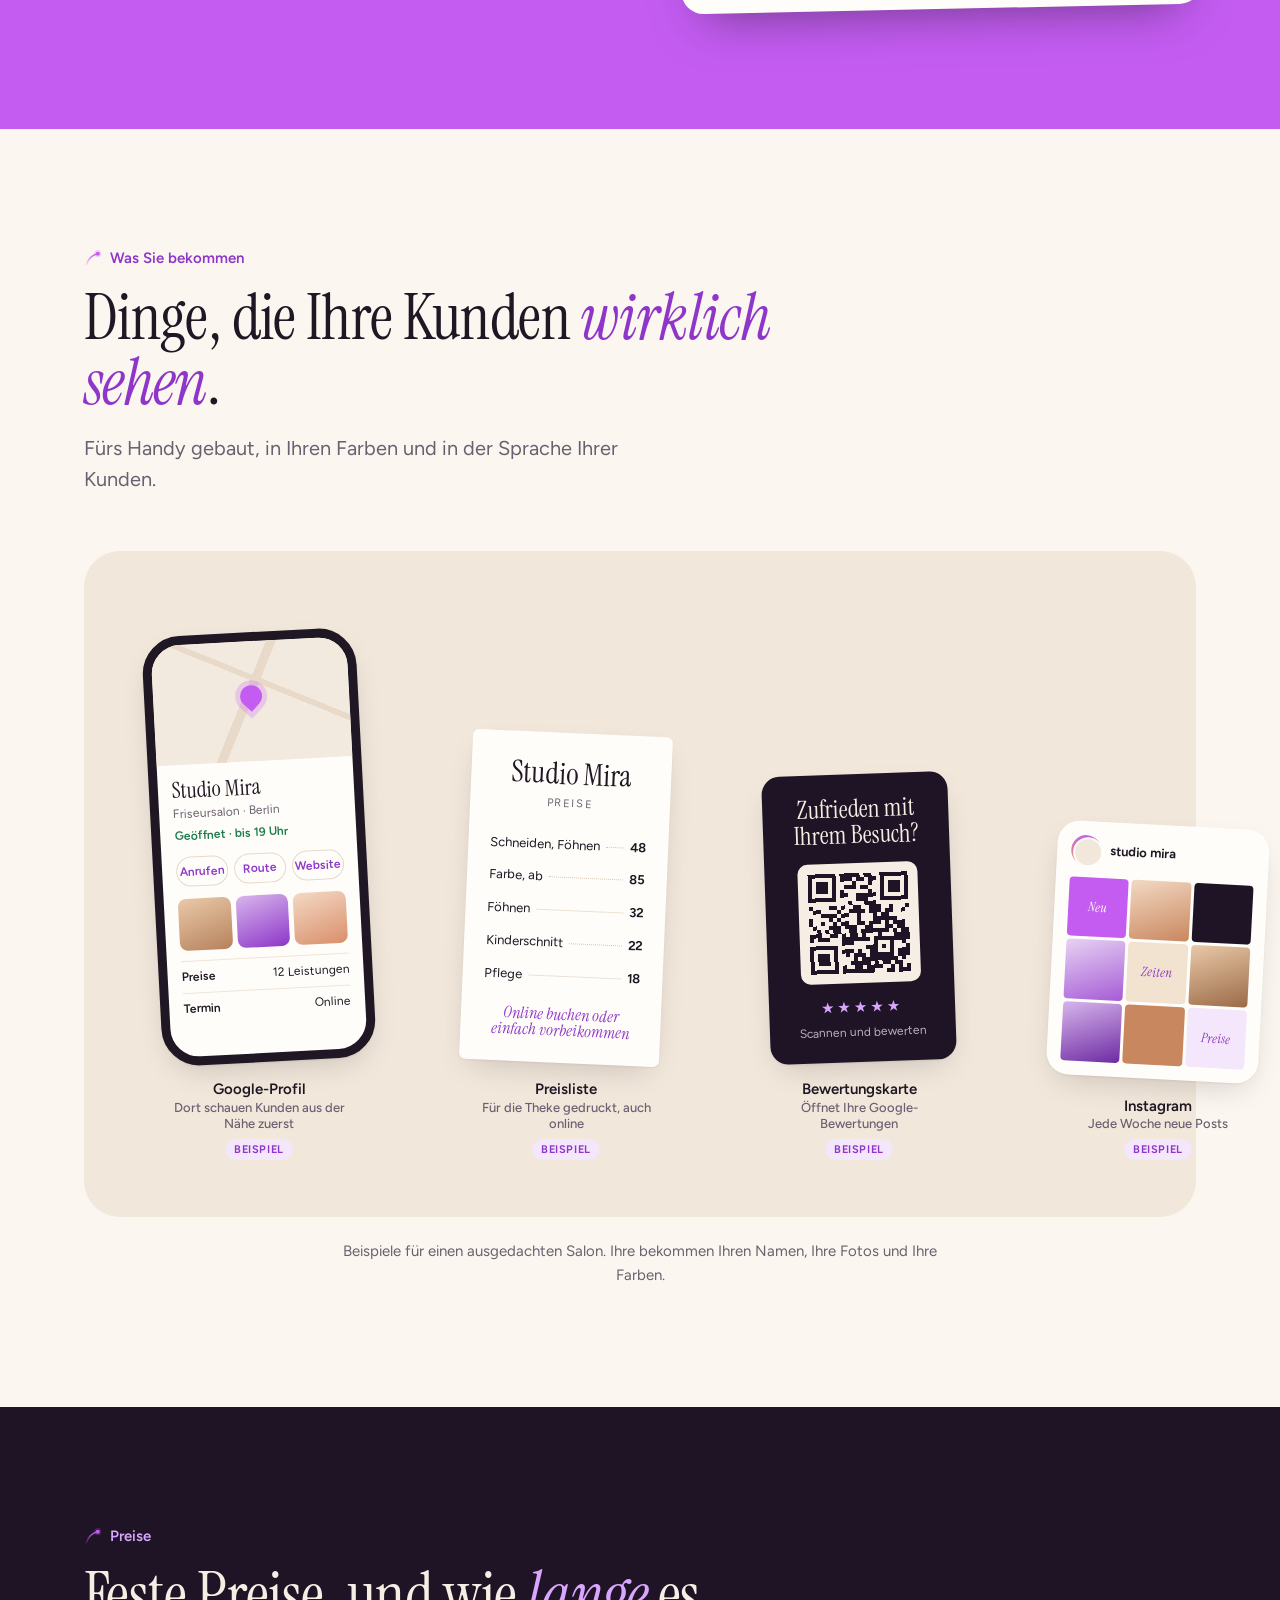
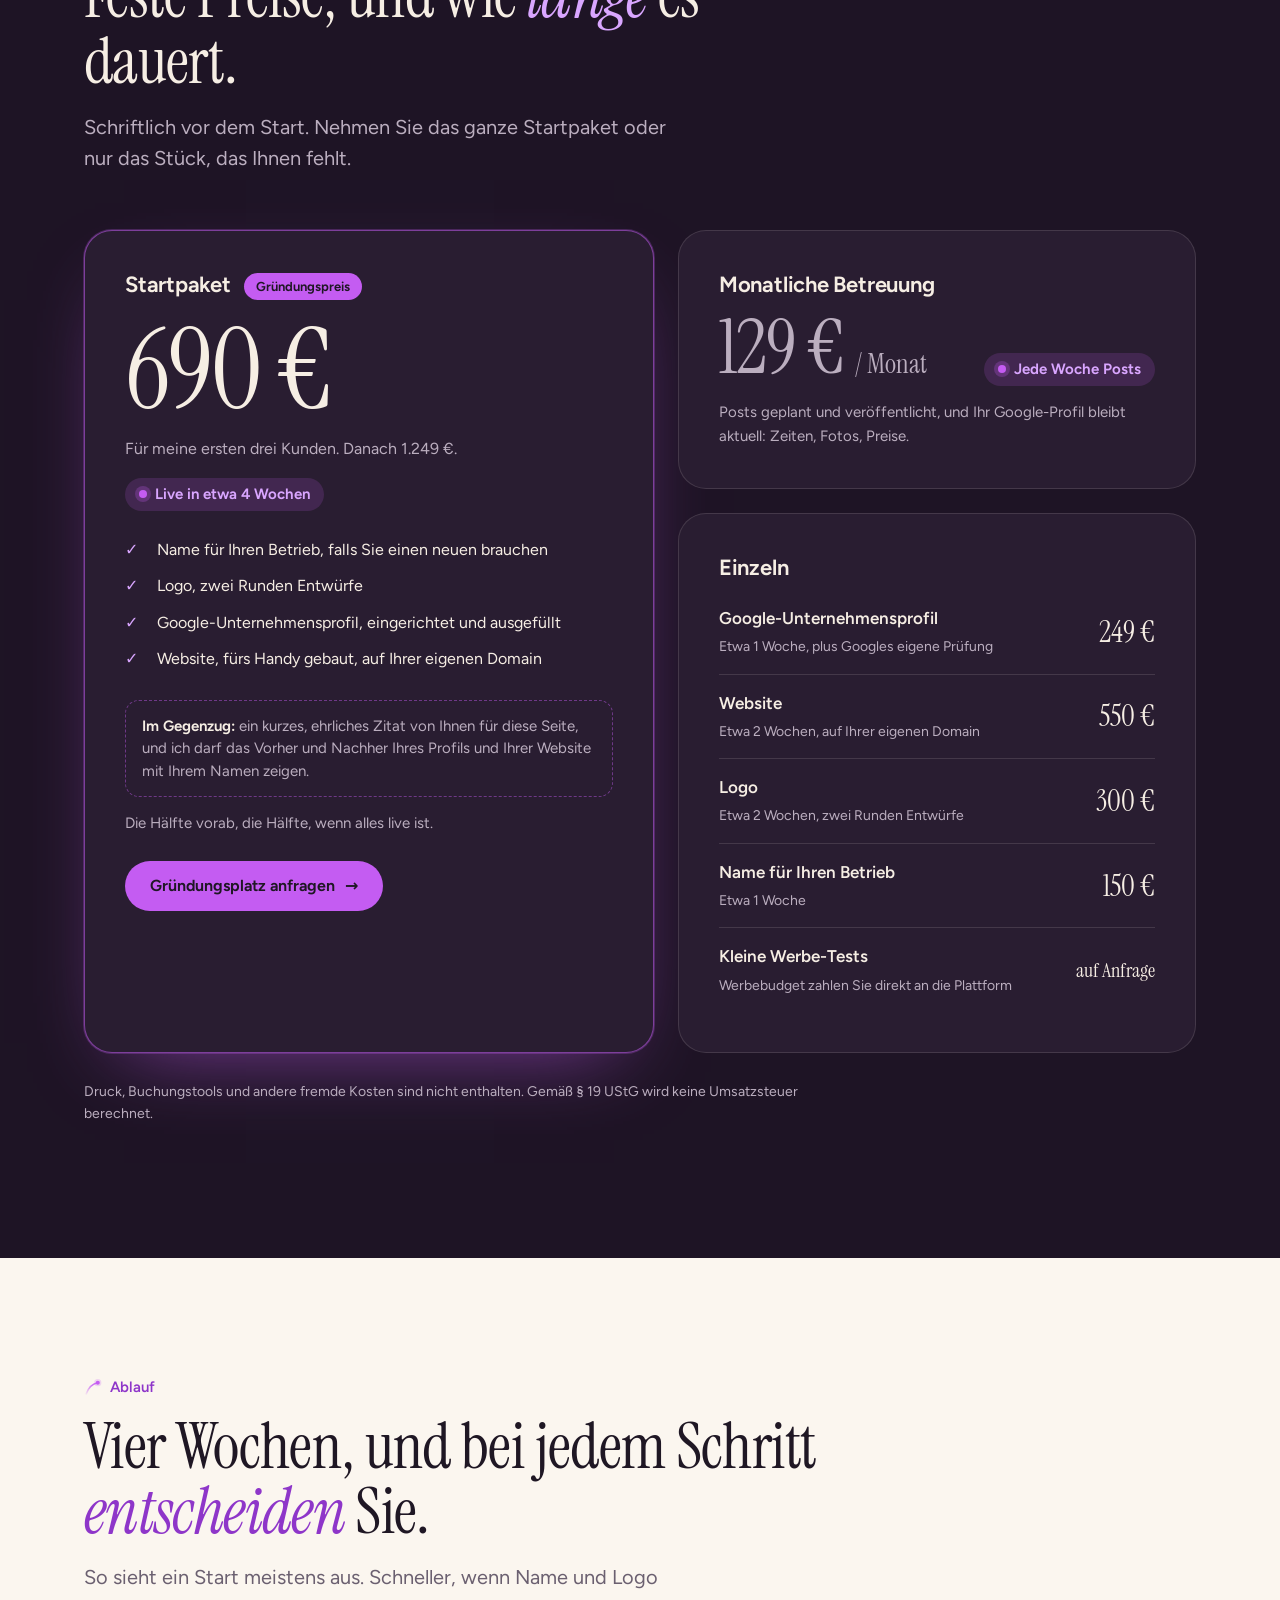
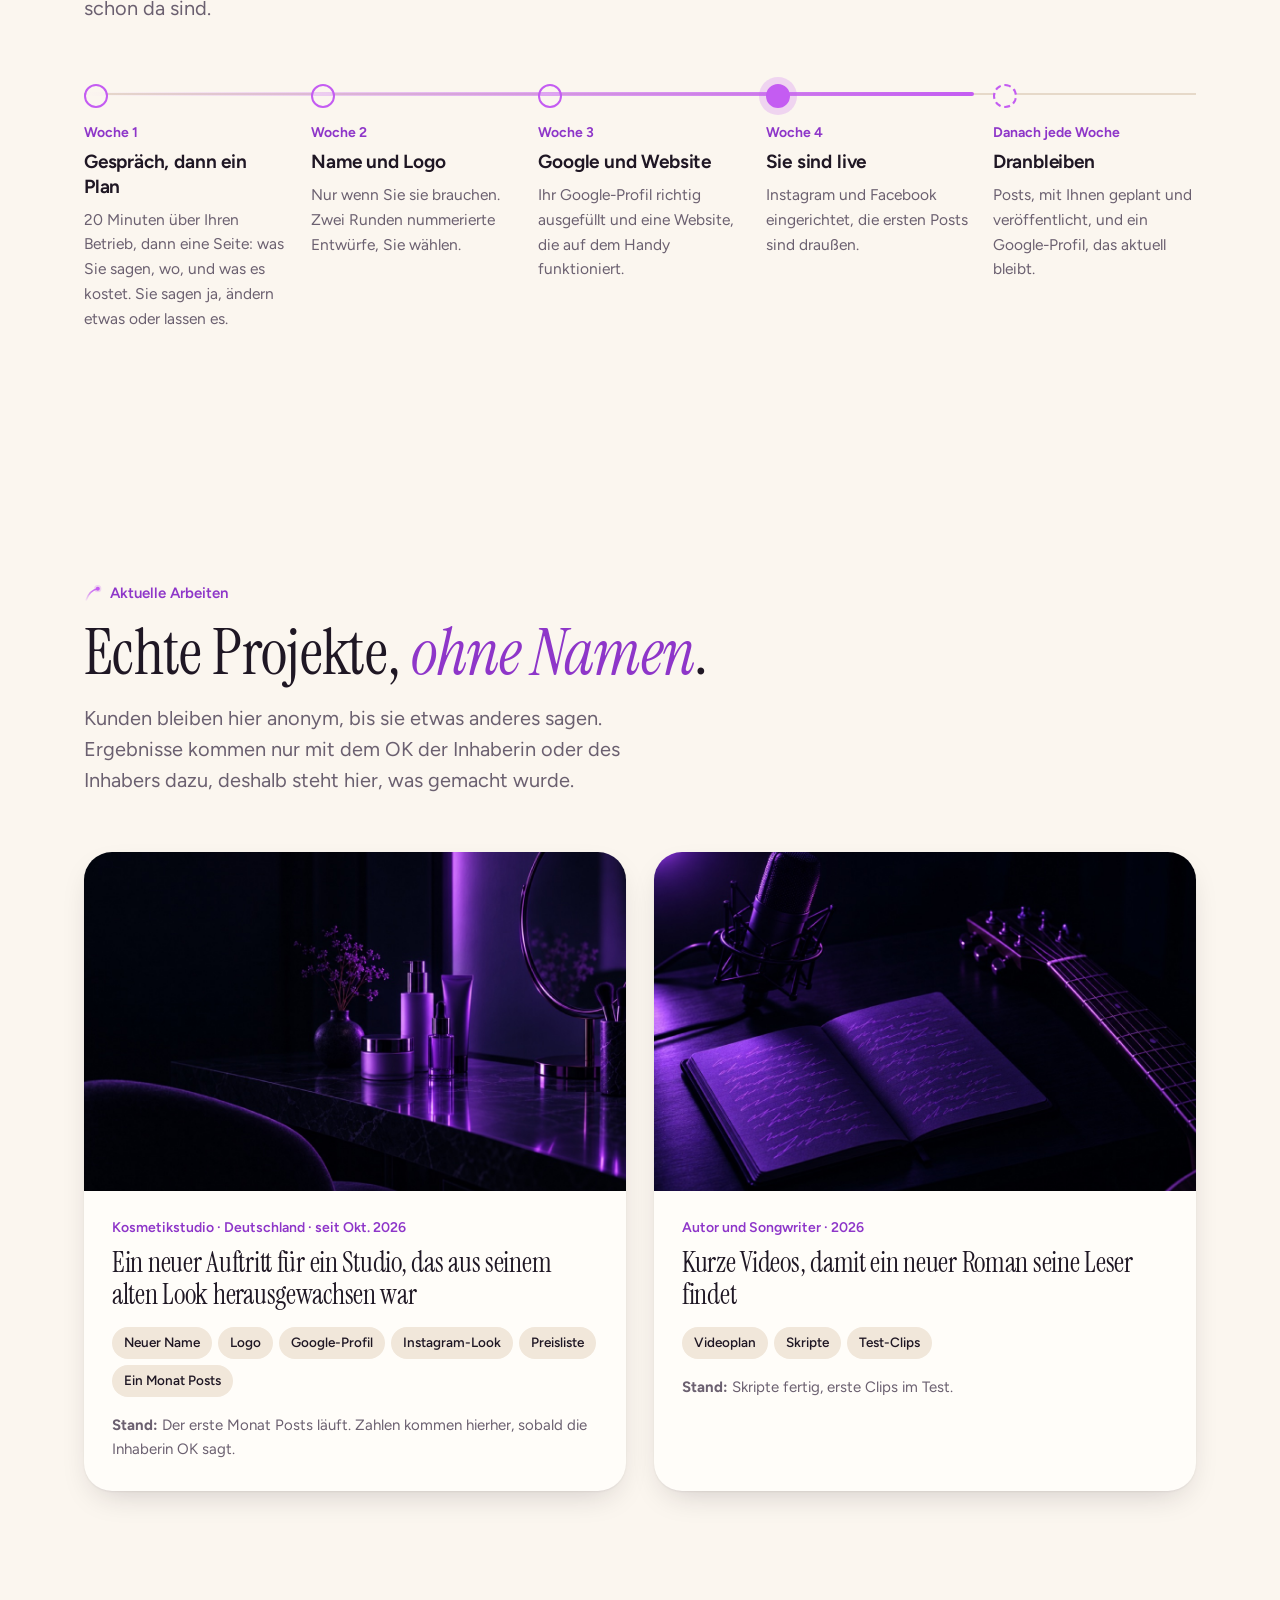
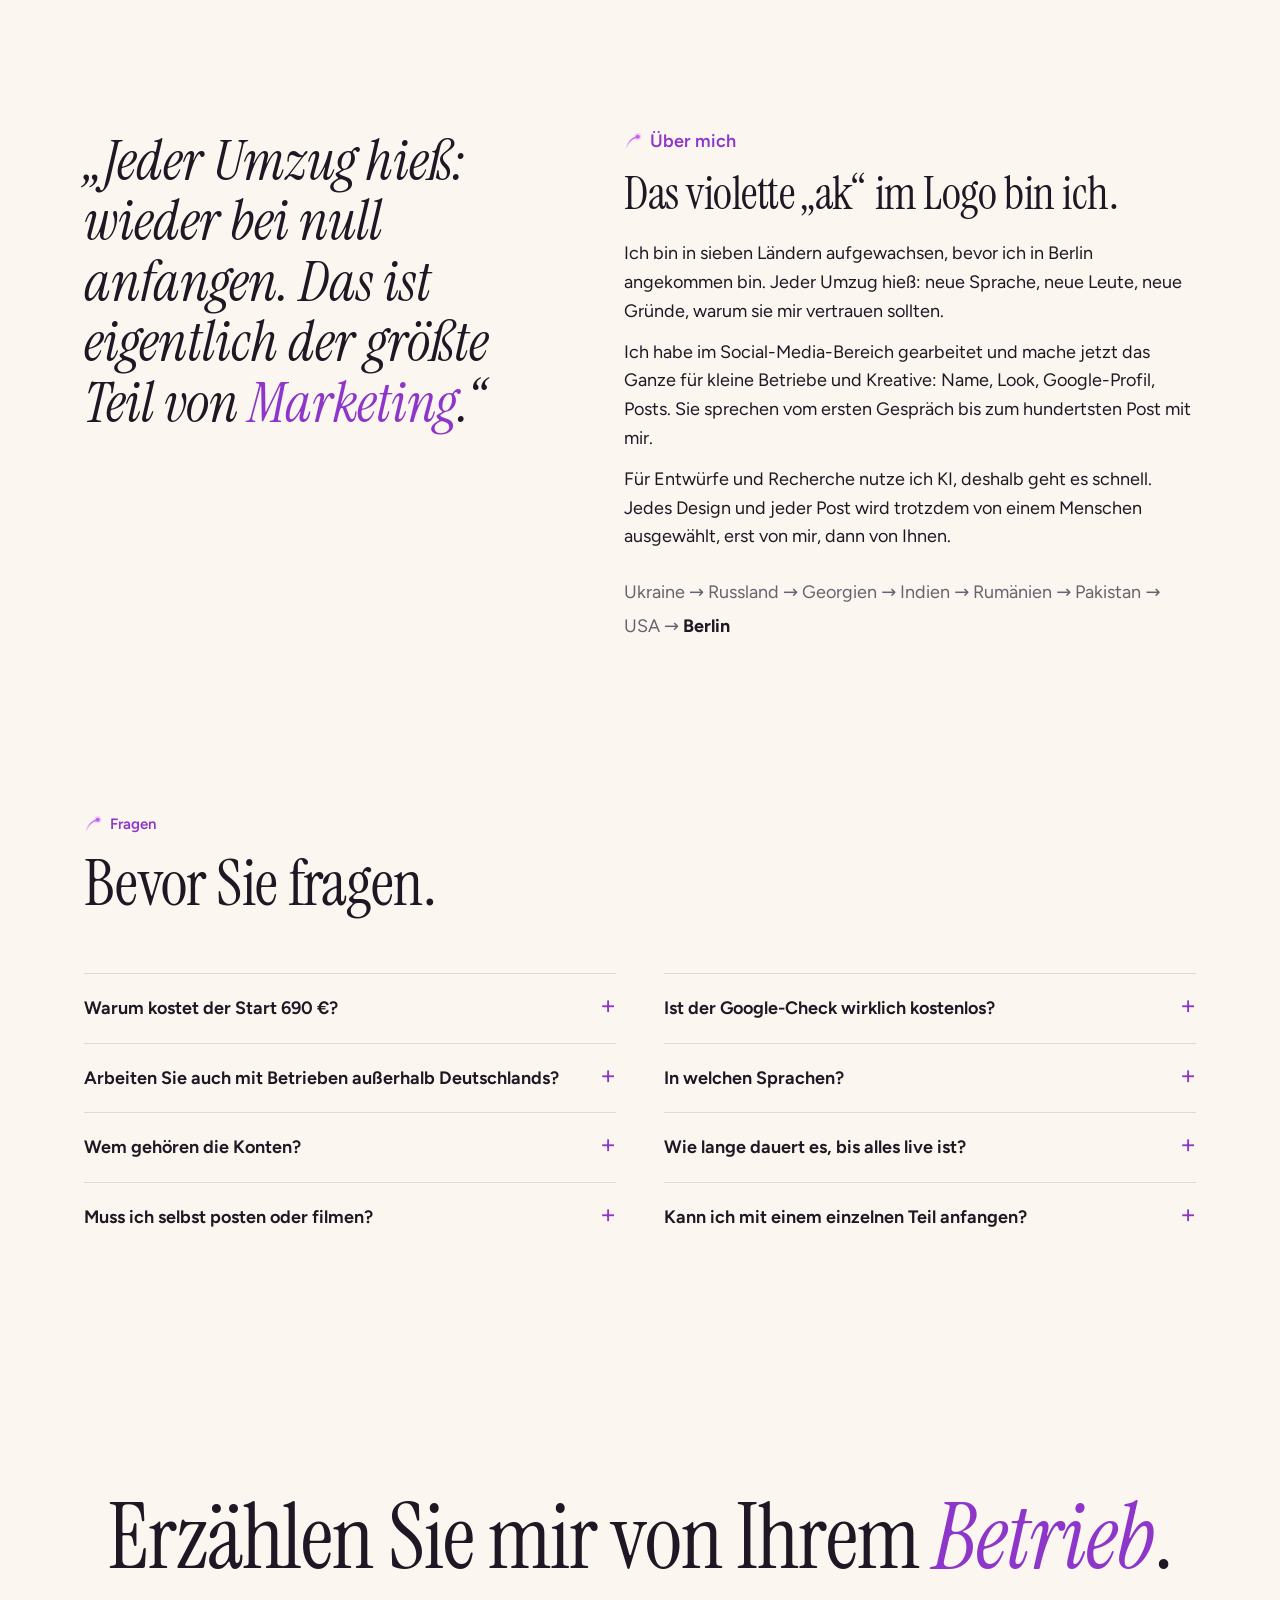
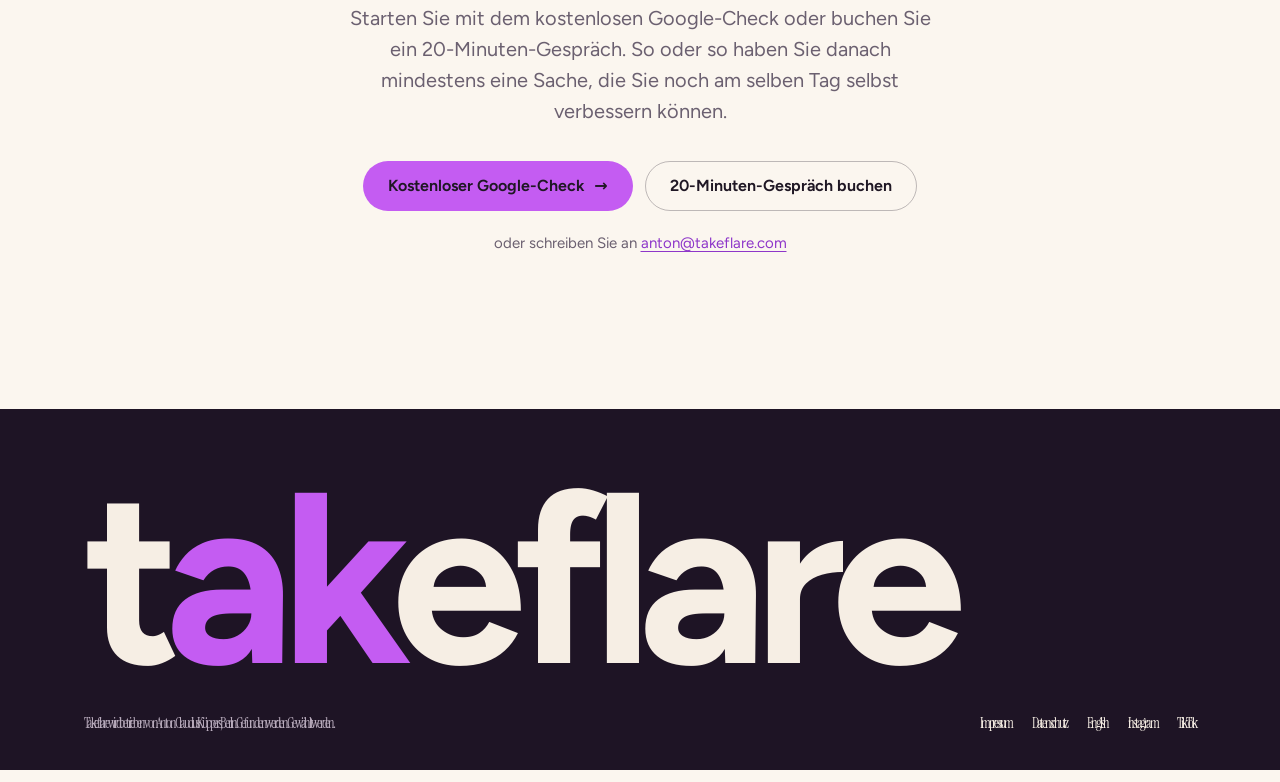
<file: de/index.html>
<!doctype html>
<html lang="de">
<head>
<meta charset="utf-8">
<meta name="viewport" content="width=device-width, initial-scale=1, viewport-fit=cover">
<title>Takeflare · Mehr Kunden finden Sie und wählen Sie</title>
<meta name="description" content="Takeflare baut Google-Profil, Website und wöchentliche Posts für Salons, Studios, Läden und Kreative. Remote, auf Deutsch, Englisch und Russisch.">
<link rel="canonical" href="https://takeflare.com/de/">
<link rel="icon" href="/favicon.svg" type="image/svg+xml">
<link rel="icon" href="/favicon-32.png" sizes="32x32" type="image/png">
<link rel="apple-touch-icon" href="/apple-touch-icon.png">
<link rel="preload" href="/fonts/instrument-serif-latin-400-normal.woff2" as="font" type="font/woff2" crossorigin>
<link rel="preload" href="/fonts/figtree-latin-wght-normal.woff2" as="font" type="font/woff2" crossorigin>
<link rel="stylesheet" href="/style.css">
<meta name="theme-color" content="#FBF6EF">
<script>/* Light from 07:00 to 21:00 on the visitor's clock, dark the rest of the night */
(function () { var h = new Date().getHours(), t = h >= 7 && h < 21 ? "light" : "dark", q = /[?&]theme=(light|dark)/.exec(location.search); if (q) t = q[1]; document.documentElement.setAttribute("data-theme", t);
  var m = document.querySelector('meta[name="theme-color"]'); if (m) m.setAttribute("content", t === "light" ? "#FBF6EF" : "#15101A"); })();</script>
<meta property="og:type" content="website">
<meta property="og:url" content="https://takeflare.com/de/">
<meta property="og:title" content="Takeflare · Gefunden und gewählt werden">
<meta property="og:description" content="Google-Profil, Website und Posts für Salons, Studios, Läden und Kreative. Eine Person, vom ersten Gespräch bis zum Posting, remote.">
<meta property="og:image" content="https://takeflare.com/og-image.png">
<!-- seo:start (written by scripts/site_seo.py, edit .claude/skills/site-seo/sites/takeflare.json) -->
<link rel="alternate" hreflang="en" href="https://takeflare.com/">
<link rel="alternate" hreflang="de" href="https://takeflare.com/de/">
<link rel="alternate" hreflang="x-default" href="https://takeflare.com/">
<meta property="og:locale" content="de_DE">
<meta property="og:locale:alternate" content="en_GB">
<script type="application/ld+json">
{
 "@context": "https://schema.org",
 "@graph": [
  {
   "@type": "ProfessionalService",
   "@id": "https://takeflare.com/#business",
   "name": "Takeflare",
   "url": "https://takeflare.com/de/",
   "description": "Takeflare baut Google-Profil, Website und wöchentliche Posts für Salons, Studios, Läden und Kreative. Remote, auf Deutsch, Englisch und Russisch.",
   "logo": "https://takeflare.com/apple-touch-icon.png",
   "image": "https://takeflare.com/og-image.png",
   "email": "anton@takeflare.com",
   "priceRange": "€€",
   "address": {
    "@type": "PostalAddress",
    "addressLocality": "Berlin",
    "addressCountry": "DE"
   },
   "areaServed": "Weltweit",
   "availableLanguage": [
    "en",
    "de",
    "ru"
   ],
   "founder": {
    "@type": "Person",
    "name": "Anton Küppers",
    "image": "https://takeflare.com/img/anton.jpg"
   },
   "makesOffer": [
    {
     "@type": "Offer",
     "name": "Kostenloser Google-Check",
     "description": "Schicken Sie den Link zu Ihrem Google-Profil und bekommen Sie innerhalb von zwei Tagen fünf Punkte per E-Mail: Name und Kategorie, Öffnungszeiten, Fotos, Bewertungen und Antworten, Website und Posts.",
     "priceCurrency": "EUR",
     "url": "https://takeflare.com/de/#prices",
     "price": 0
    },
    {
     "@type": "Offer",
     "name": "Startpaket",
     "description": "Name für Ihren Betrieb, falls Sie einen neuen brauchen, Logo in zwei Runden Entwürfen, Google-Unternehmensprofil eingerichtet und ausgefüllt, Website fürs Handy auf Ihrer eigenen Domain. Live in etwa vier Wochen. Gründungspreis für die ersten drei Kunden, danach 1.249 €. Die Hälfte vorab, die Hälfte, wenn alles live ist.",
     "priceCurrency": "EUR",
     "url": "https://takeflare.com/de/#prices",
     "price": 690
    },
    {
     "@type": "Offer",
     "name": "Monatliche Betreuung (pro Monat)",
     "description": "Wöchentliche Posts und Pflege des Google-Profils.",
     "priceCurrency": "EUR",
     "url": "https://takeflare.com/de/#prices",
     "price": 129
    },
    {
     "@type": "Offer",
     "name": "Google-Unternehmensprofil",
     "description": "Eingerichtet und ausgefüllt.",
     "priceCurrency": "EUR",
     "url": "https://takeflare.com/de/#prices",
     "price": 249
    },
    {
     "@type": "Offer",
     "name": "Website",
     "description": "Fürs Handy gebaut, auf Ihrer eigenen Domain.",
     "priceCurrency": "EUR",
     "url": "https://takeflare.com/de/#prices",
     "price": 550
    },
    {
     "@type": "Offer",
     "name": "Logo",
     "description": "Zwei Runden Entwürfe.",
     "priceCurrency": "EUR",
     "url": "https://takeflare.com/de/#prices",
     "price": 300
    },
    {
     "@type": "Offer",
     "name": "Name für Ihren Betrieb",
     "description": "Ein neuer Name für Ihren Betrieb.",
     "priceCurrency": "EUR",
     "url": "https://takeflare.com/de/#prices",
     "price": 150
    }
   ],
   "sameAs": [
    "https://www.instagram.com/takeflare_/",
    "https://www.tiktok.com/@takeflare_"
   ]
  },
  {
   "@type": "WebSite",
   "@id": "https://takeflare.com/#website",
   "name": "Takeflare",
   "url": "https://takeflare.com/",
   "inLanguage": [
    "en",
    "de"
   ]
  },
  {
   "@type": "FAQPage",
   "url": "https://takeflare.com/de/",
   "inLanguage": "de",
   "mainEntity": [
    {
     "@type": "Question",
     "name": "Warum kostet der Start 690 €?",
     "acceptedAnswer": {
      "@type": "Answer",
      "text": "Takeflare ist neu, und ich möchte drei Betriebe zeigen können. Die ersten drei bekommen das ganze Startpaket für 690 € statt 1.249 €. Im Gegenzug darf ich Ihr Vorher und Nachher und ein kurzes Zitat von Ihnen auf dieser Seite zeigen, als Gründungskunde gekennzeichnet. Nach drei Kunden gilt wieder 1.249 €."
     }
    },
    {
     "@type": "Question",
     "name": "Ist der Google-Check wirklich kostenlos?",
     "acceptedAnswer": {
      "@type": "Answer",
      "text": "Ja. Sie schicken den Link, ich schicke Ihnen die fünf Punkte und was zu tun ist. Kein Gespräch, und nichts weiter, außer Sie schreiben zurück."
     }
    },
    {
     "@type": "Question",
     "name": "Arbeiten Sie auch mit Betrieben außerhalb Deutschlands?",
     "acceptedAnswer": {
      "@type": "Answer",
      "text": "Ja. Alles läuft remote, per Videocall, WhatsApp oder E-Mail und über geteilte Dateien. Sie müssen nicht in Berlin sein."
     }
    },
    {
     "@type": "Question",
     "name": "In welchen Sprachen?",
     "acceptedAnswer": {
      "@type": "Answer",
      "text": "Deutsch, Englisch und Russisch, im Gespräch und in den Posts und Seiten selbst."
     }
    },
    {
     "@type": "Question",
     "name": "Wem gehören die Konten?",
     "acceptedAnswer": {
      "@type": "Answer",
      "text": "Ihnen. Google-Profil, Domain und Social-Media-Konten laufen auf Ihren Namen. Ich bekomme Zugriff für die Arbeit, und die Schlüssel bleiben bei Ihnen, falls wir einmal aufhören."
     }
    },
    {
     "@type": "Question",
     "name": "Wie lange dauert es, bis alles live ist?",
     "acceptedAnswer": {
      "@type": "Answer",
      "text": "Rechnen Sie mit etwa vier Wochen ab dem ersten Gespräch. Schneller, wenn Name und Logo schon da sind, langsamer, wenn wir bei den Entwürfen öfter hin und her gehen."
     }
    },
    {
     "@type": "Question",
     "name": "Muss ich selbst posten oder filmen?",
     "acceptedAnswer": {
      "@type": "Answer",
      "text": "Nein. Ein paar Fotos von Ihrem Laden und Ihrer Arbeit helfen sehr, aber Texte, Design und Veröffentlichung übernehme ich. Sie geben jeden Post vorher frei."
     }
    },
    {
     "@type": "Question",
     "name": "Kann ich mit einem einzelnen Teil anfangen?",
     "acceptedAnswer": {
      "@type": "Answer",
      "text": "Klar. Viele starten mit dem Google-Profil, weil Kunden aus der Nähe dort zuerst schauen."
     }
    }
   ]
  }
 ]
}
</script>
<!-- seo:end -->
<meta name="twitter:card" content="summary_large_image">
</head>
<body>
<a class="skip" href="#main">Zum Inhalt springen</a>

<header class="nav" id="top">
  <div class="wrap">
    <a class="wm" href="/de/" aria-label="takeflare, zur Startseite">t<b>ak</b>eflare</a>
    <ul>
      <li><a href="#ablauf">Ablauf</a></li>
      <li><a href="#preise">Preise</a></li>
      <li><a href="#arbeiten">Arbeiten</a></li>
      <li><a href="#ueber">Über mich</a></li>
    </ul>
    <div class="lang" aria-label="Sprache"><a href="/" lang="en" hreflang="en">EN</a><a href="/de/" aria-current="page" lang="de">DE</a></div>
    <a class="btn btn-main" href="#check">Gratis Google-Check</a>
  </div>
</header>

<main id="main">

<section class="hero">
  <div class="wrap">
    <div>
      <p class="hello"><img src="/img/anton.jpg" alt="" width="56" height="56">Hallo, ich bin Anton.</p>
      <h1>Für Salons, Studios und Läden: gefunden und <em>gewählt</em> werden.</h1>
      <p class="lead">Ich richte Ihr Google-Profil ein, baue eine Website, der man vertraut, und plane jede Woche neue Posts. Danach halte ich alles aktuell. Für inhabergeführte Betriebe und Kreative, auf Deutsch, Englisch oder Russisch.</p>
      <div class="ctas">
        <a class="btn btn-main" href="#check">Kostenloser Google-Check <span class="arrow">→</span></a>
        <a class="btn btn-line" href="#preise">Preise ansehen</a>
      </div>
      <ul class="facts">
        <li>Alle Konten gehören Ihnen</li>
        <li>Feste Preise</li>
        <li>Deutsch · English · Русский</li>
      </ul>
    </div>
    <figure class="portrait">
      <img src="/img/anton.jpg" alt="Anton Küppers, der Takeflare betreibt" width="640" height="800">
      <span class="badge"><img src="/mark.svg" alt="" width="40" height="40"></span>
      <figcaption class="sticker">Eine Person, von Anfang bis Ende<small>Kein Account-Manager dazwischen</small></figcaption>
    </figure>
  </div>
</section>

<section id="check" class="check">
  <div class="wrap">
    <div>
      <p class="kicker" style="color:inherit">Kostenlos, ohne Gespräch</p>
      <h2>Schicken Sie mir Ihren Google-Link. Ich sage Ihnen, was <em>fehlt</em>.</h2>
      <p>Ich prüfe Ihr Google-Profil in fünf Punkten und schreibe Ihnen innerhalb von zwei Tagen, was fehlt. Kostenlos, und das meiste können Sie selbst beheben.</p>
      <div class="ctas">
        <a class="btn btn-plum" href="mailto:anton@takeflare.com?subject=Kostenloser%20Google-Check&amp;body=Hallo%20Anton%2C%20hier%20ist%20der%20Link%20zu%20meinem%20Google-Profil%3A%20">Google-Link schicken <span class="arrow">→</span></a>
      </div>
      <p class="small">Den Link finden Sie in Google Maps unter Teilen, dann Link kopieren. Mehr brauche ich nicht.</p>
    </div>
    <div class="note">
      <h3>Der Fünf-Punkte-Check</h3>
      <ol>
        <li><span><b>Name und Kategorie</b><span>Weiß Google, was Sie sind, damit Sie bei den richtigen Suchen auftauchen?</span></span></li>
        <li><span><b>Öffnungszeiten, Telefon, Adresse</b><span>Richtig und vollständig, auch an Feiertagen.</span></span></li>
        <li><span><b>Fotos</b><span>Aktuell und hell, mit Ihrer Arbeit, nicht nur der Eingangstür.</span></span></li>
        <li><span><b>Bewertungen und Antworten</b><span>Wie viele, wie aktuell, und ob Sie darauf antworten.</span></span></li>
        <li><span><b>Website und Posts</b><span>Ein Link, der funktioniert, und etwas Neues im letzten Monat.</span></span></li>
      </ol>
    </div>
  </div>
</section>

<section id="bekommen" class="reveal">
  <div class="wrap">
    <div class="head">
      <p class="kicker">Was Sie bekommen</p>
      <h2>Dinge, die Ihre Kunden <em>wirklich sehen</em>.</h2>
      <p class="lead">Fürs Handy gebaut, in Ihren Farben und in der Sprache Ihrer Kunden.</p>
    </div>
    <div class="table">
      <figure class="obj">
        <div class="phone" aria-hidden="true">
          <div class="map"></div>
          <div class="body">
            <div class="name">Studio Mira</div>
            <div class="cat">Friseursalon · Berlin</div>
            <div class="open">Geöffnet · bis 19 Uhr</div>
            <div class="acts"><i>Anrufen</i><i>Route</i><i>Website</i></div>
            <div class="pics"><i></i><i></i><i></i></div>
            <div class="rows"><div><b>Preise</b><span>12 Leistungen</span></div><div><b>Termin</b><span>Online</span></div></div>
          </div>
        </div>
        <figcaption>Google-Profil<span>Dort schauen Kunden aus der Nähe zuerst</span><em class="ex">Beispiel</em></figcaption>
      </figure>
      <figure class="obj">
        <div class="paper" aria-hidden="true">
          <div class="t">Studio Mira</div>
          <div class="s">Preise</div>
          <div class="r"><span>Schneiden, Föhnen</span><span></span><b>48</b></div>
          <div class="r"><span>Farbe, ab</span><span></span><b>85</b></div>
          <div class="r"><span>Föhnen</span><span></span><b>32</b></div>
          <div class="r"><span>Kinderschnitt</span><span></span><b>22</b></div>
          <div class="r"><span>Pflege</span><span></span><b>18</b></div>
          <div class="f">Online buchen oder einfach vorbeikommen</div>
        </div>
        <figcaption>Preisliste<span>Für die Theke gedruckt, auch online</span><em class="ex">Beispiel</em></figcaption>
      </figure>
      <figure class="obj">
        <div class="qr" aria-hidden="true">
          <div class="t">Zufrieden mit Ihrem Besuch?</div>
          <svg class="qr-code" viewBox="-1 -1 27 27" aria-hidden="true" shape-rendering="crispEdges"><path fill="currentColor" d="M0 0h7v1h-7zM8 0h5v1h-5zM14 0h2v1h-2zM18 0h7v1h-7zM0 1h1v1h-1zM6 1h1v1h-1zM8 1h3v1h-3zM12 1h2v1h-2zM15 1h2v1h-2zM18 1h1v1h-1zM24 1h1v1h-1zM0 2h1v1h-1zM2 2h3v1h-3zM6 2h1v1h-1zM11 2h1v1h-1zM15 2h1v1h-1zM18 2h1v1h-1zM20 2h3v1h-3zM24 2h1v1h-1zM0 3h1v1h-1zM2 3h3v1h-3zM6 3h1v1h-1zM9 3h3v1h-3zM13 3h2v1h-2zM18 3h1v1h-1zM20 3h3v1h-3zM24 3h1v1h-1zM0 4h1v1h-1zM2 4h3v1h-3zM6 4h1v1h-1zM8 4h1v1h-1zM15 4h1v1h-1zM18 4h1v1h-1zM20 4h3v1h-3zM24 4h1v1h-1zM0 5h1v1h-1zM6 5h1v1h-1zM8 5h2v1h-2zM12 5h5v1h-5zM18 5h1v1h-1zM24 5h1v1h-1zM0 6h7v1h-7zM12 6h3v1h-3zM18 6h7v1h-7zM10 7h1v1h-1zM14 7h3v1h-3zM0 8h1v1h-1zM5 8h2v1h-2zM8 8h1v1h-1zM11 8h2v1h-2zM15 8h3v1h-3zM20 8h1v1h-1zM24 8h1v1h-1zM1 9h2v1h-2zM7 9h1v1h-1zM10 9h4v1h-4zM15 9h3v1h-3zM19 9h2v1h-2zM23 9h1v1h-1zM3 10h4v1h-4zM8 10h2v1h-2zM12 10h1v1h-1zM16 10h1v1h-1zM18 10h2v1h-2zM0 11h1v1h-1zM5 11h1v1h-1zM7 11h1v1h-1zM12 11h1v1h-1zM16 11h6v1h-6zM0 12h1v1h-1zM3 12h1v1h-1zM6 12h1v1h-1zM8 12h2v1h-2zM12 12h2v1h-2zM15 12h3v1h-3zM19 12h1v1h-1zM21 12h3v1h-3zM1 13h1v1h-1zM5 13h3v1h-3zM9 13h3v1h-3zM14 13h2v1h-2zM19 13h2v1h-2zM22 13h2v1h-2zM2 14h1v1h-1zM4 14h1v1h-1zM6 14h2v1h-2zM10 14h2v1h-2zM13 14h7v1h-7zM21 14h1v1h-1zM23 14h2v1h-2zM0 15h3v1h-3zM5 15h2v1h-2zM8 15h1v1h-1zM10 15h2v1h-2zM13 15h1v1h-1zM17 15h1v1h-1zM21 15h4v1h-4zM0 16h1v1h-1zM2 16h3v1h-3zM8 16h7v1h-7zM16 16h9v1h-9zM8 17h3v1h-3zM16 17h1v1h-1zM20 17h1v1h-1zM23 17h1v1h-1zM0 18h7v1h-7zM14 18h3v1h-3zM18 18h1v1h-1zM20 18h1v1h-1zM24 18h1v1h-1zM0 19h1v1h-1zM6 19h1v1h-1zM8 19h3v1h-3zM12 19h1v1h-1zM15 19h2v1h-2zM20 19h1v1h-1zM22 19h3v1h-3zM0 20h1v1h-1zM2 20h3v1h-3zM6 20h1v1h-1zM9 20h1v1h-1zM11 20h3v1h-3zM15 20h6v1h-6zM22 20h3v1h-3zM0 21h1v1h-1zM2 21h3v1h-3zM6 21h1v1h-1zM11 21h1v1h-1zM13 21h9v1h-9zM23 21h1v1h-1zM0 22h1v1h-1zM2 22h3v1h-3zM6 22h1v1h-1zM10 22h5v1h-5zM16 22h1v1h-1zM18 22h2v1h-2zM21 22h2v1h-2zM0 23h1v1h-1zM6 23h1v1h-1zM8 23h1v1h-1zM11 23h2v1h-2zM14 23h4v1h-4zM20 23h1v1h-1zM22 23h1v1h-1zM24 23h1v1h-1zM0 24h7v1h-7zM8 24h8v1h-8zM19 24h2v1h-2zM22 24h3v1h-3z"/></svg>
          <div class="stars">★★★★★</div>
          <div class="s">Scannen und bewerten</div>
        </div>
        <figcaption>Bewertungskarte<span>Öffnet Ihre Google-Bewertungen</span><em class="ex">Beispiel</em></figcaption>
      </figure>
      <figure class="obj">
        <div class="gram" aria-hidden="true">
          <div class="top"><i></i>studio mira</div>
          <div class="grid"><i>Neu</i><i></i><i></i><i></i><i>Zeiten</i><i></i><i></i><i></i><i>Preise</i></div>
        </div>
        <figcaption>Instagram<span>Jede Woche neue Posts</span><em class="ex">Beispiel</em></figcaption>
      </figure>
    </div>
    <p class="table-note">Beispiele für einen ausgedachten Salon. Ihre bekommen Ihren Namen, Ihre Fotos und Ihre Farben.</p>
  </div>
</section>

<section id="preise" class="prices-sec reveal">
  <div class="wrap">
    <div class="head">
      <p class="kicker">Preise</p>
      <h2>Feste Preise, und wie <em>lange</em> es dauert.</h2>
      <p class="lead">Schriftlich vor dem Start. Nehmen Sie das ganze Startpaket oder nur das Stück, das Ihnen fehlt.</p>
    </div>
    <div class="prices">
      <div class="pcard main">
        <h3>Startpaket <span class="fbadge">Gründungspreis</span></h3>
        <p class="big">690 €</p>
        <p class="then">Für meine ersten drei Kunden. Danach 1.249 €.</p>
        <span class="time">Live in etwa 4 Wochen</span>
        <ul class="ticks">
          <li>Name für Ihren Betrieb, falls Sie einen neuen brauchen</li>
          <li>Logo, zwei Runden Entwürfe</li>
          <li>Google-Unternehmensprofil, eingerichtet und ausgefüllt</li>
          <li>Website, fürs Handy gebaut, auf Ihrer eigenen Domain</li>
        </ul>
        <p class="giveback"><b>Im Gegenzug:</b> ein kurzes, ehrliches Zitat von Ihnen für diese Seite, und ich darf das Vorher und Nachher Ihres Profils und Ihrer Website mit Ihrem Namen zeigen.</p>
        <p class="pnote">Die Hälfte vorab, die Hälfte, wenn alles live ist.</p>
        <a class="btn btn-main" href="mailto:anton@takeflare.com?subject=Gr%C3%BCndungsplatz">Gründungsplatz anfragen <span class="arrow">→</span></a>
      </div>
      <div class="stack">
        <div class="pcard">
          <div class="care">
            <div><h3>Monatliche Betreuung</h3><p class="big">129 € <small>/ Monat</small></p></div>
            <span class="time">Jede Woche Posts</span>
          </div>
          <p class="pnote" style="margin:14px 0 0">Posts geplant und veröffentlicht, und Ihr Google-Profil bleibt aktuell: Zeiten, Fotos, Preise.</p>
        </div>
        <div class="pcard">
          <h3>Einzeln</h3>
          <ul class="menu">
            <li><span class="what">Google-Unternehmensprofil</span><span class="when">Etwa 1 Woche, plus Googles eigene Prüfung</span><span class="p">249 €</span></li>
            <li><span class="what">Website</span><span class="when">Etwa 2 Wochen, auf Ihrer eigenen Domain</span><span class="p">550 €</span></li>
            <li><span class="what">Logo</span><span class="when">Etwa 2 Wochen, zwei Runden Entwürfe</span><span class="p">300 €</span></li>
            <li><span class="what">Name für Ihren Betrieb</span><span class="when">Etwa 1 Woche</span><span class="p">150 €</span></li>
            <li><span class="what">Kleine Werbe-Tests</span><span class="when">Werbebudget zahlen Sie direkt an die Plattform</span><span class="p" style="font-size:20px">auf Anfrage</span></li>
          </ul>
        </div>
      </div>
    </div>
    <p class="fine">Druck, Buchungstools und andere fremde Kosten sind nicht enthalten. Gemäß § 19 UStG wird keine Umsatzsteuer berechnet.</p>
  </div>
</section>

<section id="ablauf" class="reveal">
  <div class="wrap">
    <div class="head">
      <p class="kicker">Ablauf</p>
      <h2>Vier Wochen, und bei jedem Schritt <em>entscheiden</em> Sie.</h2>
      <p class="lead">So sieht ein Start meistens aus. Schneller, wenn Name und Logo schon da sind.</p>
    </div>
    <ol class="weeks">
      <li><span class="wk">Woche 1</span><h3>Gespräch, dann ein Plan</h3><p>20 Minuten über Ihren Betrieb, dann eine Seite: was Sie sagen, wo, und was es kostet. Sie sagen ja, ändern etwas oder lassen es.</p></li>
      <li><span class="wk">Woche 2</span><h3>Name und Logo</h3><p>Nur wenn Sie sie brauchen. Zwei Runden nummerierte Entwürfe, Sie wählen.</p></li>
      <li><span class="wk">Woche 3</span><h3>Google und Website</h3><p>Ihr Google-Profil richtig ausgefüllt und eine Website, die auf dem Handy funktioniert.</p></li>
      <li><span class="wk">Woche 4</span><h3>Sie sind live</h3><p>Instagram und Facebook eingerichtet, die ersten Posts sind draußen.</p></li>
      <li><span class="wk">Danach jede Woche</span><h3>Dranbleiben</h3><p>Posts, mit Ihnen geplant und veröffentlicht, und ein Google-Profil, das aktuell bleibt.</p></li>
    </ol>
  </div>
</section>

<section id="arbeiten" class="reveal">
  <div class="wrap">
    <div class="head">
      <p class="kicker">Aktuelle Arbeiten</p>
      <h2>Echte Projekte, <em>ohne Namen</em>.</h2>
      <p class="lead">Kunden bleiben hier anonym, bis sie etwas anderes sagen. Ergebnisse kommen nur mit dem OK der Inhaberin oder des Inhabers dazu, deshalb steht hier, was gemacht wurde.</p>
    </div>
    <div class="work">
      <article class="wcard">
        <img class="cover" src="/img/work-beauty-studio.jpg" alt="" width="1200" height="806" loading="lazy">
        <div class="in">
          <p class="meta">Kosmetikstudio · Deutschland · seit Okt. 2026</p>
          <h3>Ein neuer Auftritt für ein Studio, das aus seinem alten Look herausgewachsen war</h3>
          <ul class="chips"><li>Neuer Name</li><li>Logo</li><li>Google-Profil</li><li>Instagram-Look</li><li>Preisliste</li><li>Ein Monat Posts</li></ul>
          <p class="status"><b>Stand:</b> Der erste Monat Posts läuft. Zahlen kommen hierher, sobald die Inhaberin OK sagt.</p>
        </div>
      </article>
      <article class="wcard">
        <img class="cover" src="/img/work-author-songwriter.jpg" alt="" width="1200" height="806" loading="lazy">
        <div class="in">
          <p class="meta">Autor und Songwriter · 2026</p>
          <h3>Kurze Videos, damit ein neuer Roman seine Leser findet</h3>
          <ul class="chips"><li>Videoplan</li><li>Skripte</li><li>Test-Clips</li></ul>
          <p class="status"><b>Stand:</b> Skripte fertig, erste Clips im Test.</p>
        </div>
      </article>
    </div>
  </div>
</section>

<section id="ueber" class="reveal">
  <div class="wrap about">
    <p class="quote">„Jeder Umzug hieß: wieder bei null anfangen. Das ist eigentlich der größte Teil von <em>Marketing</em>.“</p>
    <div class="body">
      <p class="kicker">Über mich</p>
      <h2>Das violette „ak“ im Logo bin ich.</h2>
      <p>Ich bin in sieben Ländern aufgewachsen, bevor ich in Berlin angekommen bin. Jeder Umzug hieß: neue Sprache, neue Leute, neue Gründe, warum sie mir vertrauen sollten.</p>
      <p>Ich habe im Social-Media-Bereich gearbeitet und mache jetzt das Ganze für kleine Betriebe und Kreative: Name, Look, Google-Profil, Posts. Sie sprechen vom ersten Gespräch bis zum hundertsten Post mit mir.</p>
      <p>Für Entwürfe und Recherche nutze ich KI, deshalb geht es schnell. Jedes Design und jeder Post wird trotzdem von einem Menschen ausgewählt, erst von mir, dann von Ihnen.</p>
      <p class="route">Ukraine → Russland → Georgien → Indien → Rumänien → Pakistan → USA → <b>Berlin</b></p>
    </div>
  </div>
</section>

<section class="reveal" style="padding-top:40px">
  <div class="wrap">
    <div class="head"><p class="kicker">Fragen</p><h2>Bevor Sie fragen.</h2></div>
    <div class="faq">
      <details><summary>Warum kostet der Start 690 €?</summary><p>Takeflare ist neu, und ich möchte drei Betriebe zeigen können. Die ersten drei bekommen das ganze Startpaket für 690 € statt 1.249 €. Im Gegenzug darf ich Ihr Vorher und Nachher und ein kurzes Zitat von Ihnen auf dieser Seite zeigen, als Gründungskunde gekennzeichnet. Nach drei Kunden gilt wieder 1.249 €.</p></details>
      <details><summary>Ist der Google-Check wirklich kostenlos?</summary><p>Ja. Sie schicken den Link, ich schicke Ihnen die fünf Punkte und was zu tun ist. Kein Gespräch, und nichts weiter, außer Sie schreiben zurück.</p></details>
      <details><summary>Arbeiten Sie auch mit Betrieben außerhalb Deutschlands?</summary><p>Ja. Alles läuft remote, per Videocall, WhatsApp oder E-Mail und über geteilte Dateien. Sie müssen nicht in Berlin sein.</p></details>
      <details><summary>In welchen Sprachen?</summary><p>Deutsch, Englisch und Russisch, im Gespräch und in den Posts und Seiten selbst.</p></details>
      <details><summary>Wem gehören die Konten?</summary><p>Ihnen. Google-Profil, Domain und Social-Media-Konten laufen auf Ihren Namen. Ich bekomme Zugriff für die Arbeit, und die Schlüssel bleiben bei Ihnen, falls wir einmal aufhören.</p></details>
      <details><summary>Wie lange dauert es, bis alles live ist?</summary><p>Rechnen Sie mit etwa vier Wochen ab dem ersten Gespräch. Schneller, wenn Name und Logo schon da sind, langsamer, wenn wir bei den Entwürfen öfter hin und her gehen.</p></details>
      <details><summary>Muss ich selbst posten oder filmen?</summary><p>Nein. Ein paar Fotos von Ihrem Laden und Ihrer Arbeit helfen sehr, aber Texte, Design und Veröffentlichung übernehme ich. Sie geben jeden Post vorher frei.</p></details>
      <details><summary>Kann ich mit einem einzelnen Teil anfangen?</summary><p>Klar. Viele starten mit dem Google-Profil, weil Kunden aus der Nähe dort zuerst schauen.</p></details>
    </div>
  </div>
</section>

<section class="final">
  <div class="wrap">
    <h2>Erzählen Sie mir von Ihrem <em>Betrieb</em>.</h2>
    <p class="lead">Starten Sie mit dem kostenlosen Google-Check oder buchen Sie ein 20-Minuten-Gespräch. So oder so haben Sie danach mindestens eine Sache, die Sie noch am selben Tag selbst verbessern können.</p>
    <div class="ctas">
      <a class="btn btn-main" href="mailto:anton@takeflare.com?subject=Kostenloser%20Google-Check&amp;body=Hallo%20Anton%2C%20hier%20ist%20der%20Link%20zu%20meinem%20Google-Profil%3A%20">Kostenloser Google-Check <span class="arrow">→</span></a>
      <a class="btn btn-line" href="mailto:anton@takeflare.com?subject=Kostenloses%20Gespr%C3%A4ch">20-Minuten-Gespräch buchen</a>
    </div>
    <span class="or">oder schreiben Sie an <a href="mailto:anton@takeflare.com">anton@takeflare.com</a></span>
  </div>
</section>

</main>

<footer class="big">
  <div class="wrap">
    <p class="giant" aria-hidden="true">t<b>ak</b>eflare</p>
    <div class="foot-row">
      <span>Takeflare wird betrieben von Anton Claudius Küppers, Berlin. Gefunden werden. Gewählt werden.</span>
      <nav><a href="/impressum.html">Impressum</a><a href="/datenschutz.html">Datenschutz</a><a href="/" hreflang="en">English</a><a href="https://www.instagram.com/takeflare_/" rel="noopener">Instagram</a><a href="https://www.tiktok.com/@takeflare_" rel="noopener">TikTok</a></nav>
    </div>
  </div>
</footer>

<script>
document.documentElement.classList.add('js');
(function () {
  var nav = document.querySelector('.nav');
  var onScroll = function () { nav.classList.toggle('scrolled', window.scrollY > 8); };
  window.addEventListener('scroll', onScroll, { passive: true }); onScroll();
  var els = document.querySelectorAll('.reveal');
  if (!('IntersectionObserver' in window)) { els.forEach(function (e) { e.classList.add('in'); }); return; }
  var io = new IntersectionObserver(function (entries) {
    entries.forEach(function (en) { if (en.isIntersecting) { en.target.classList.add('in'); io.unobserve(en.target); } });
  }, { rootMargin: '0px 0px -10% 0px' });
  els.forEach(function (e) { io.observe(e); });
})();
</script>
</body>
</html>
</file>
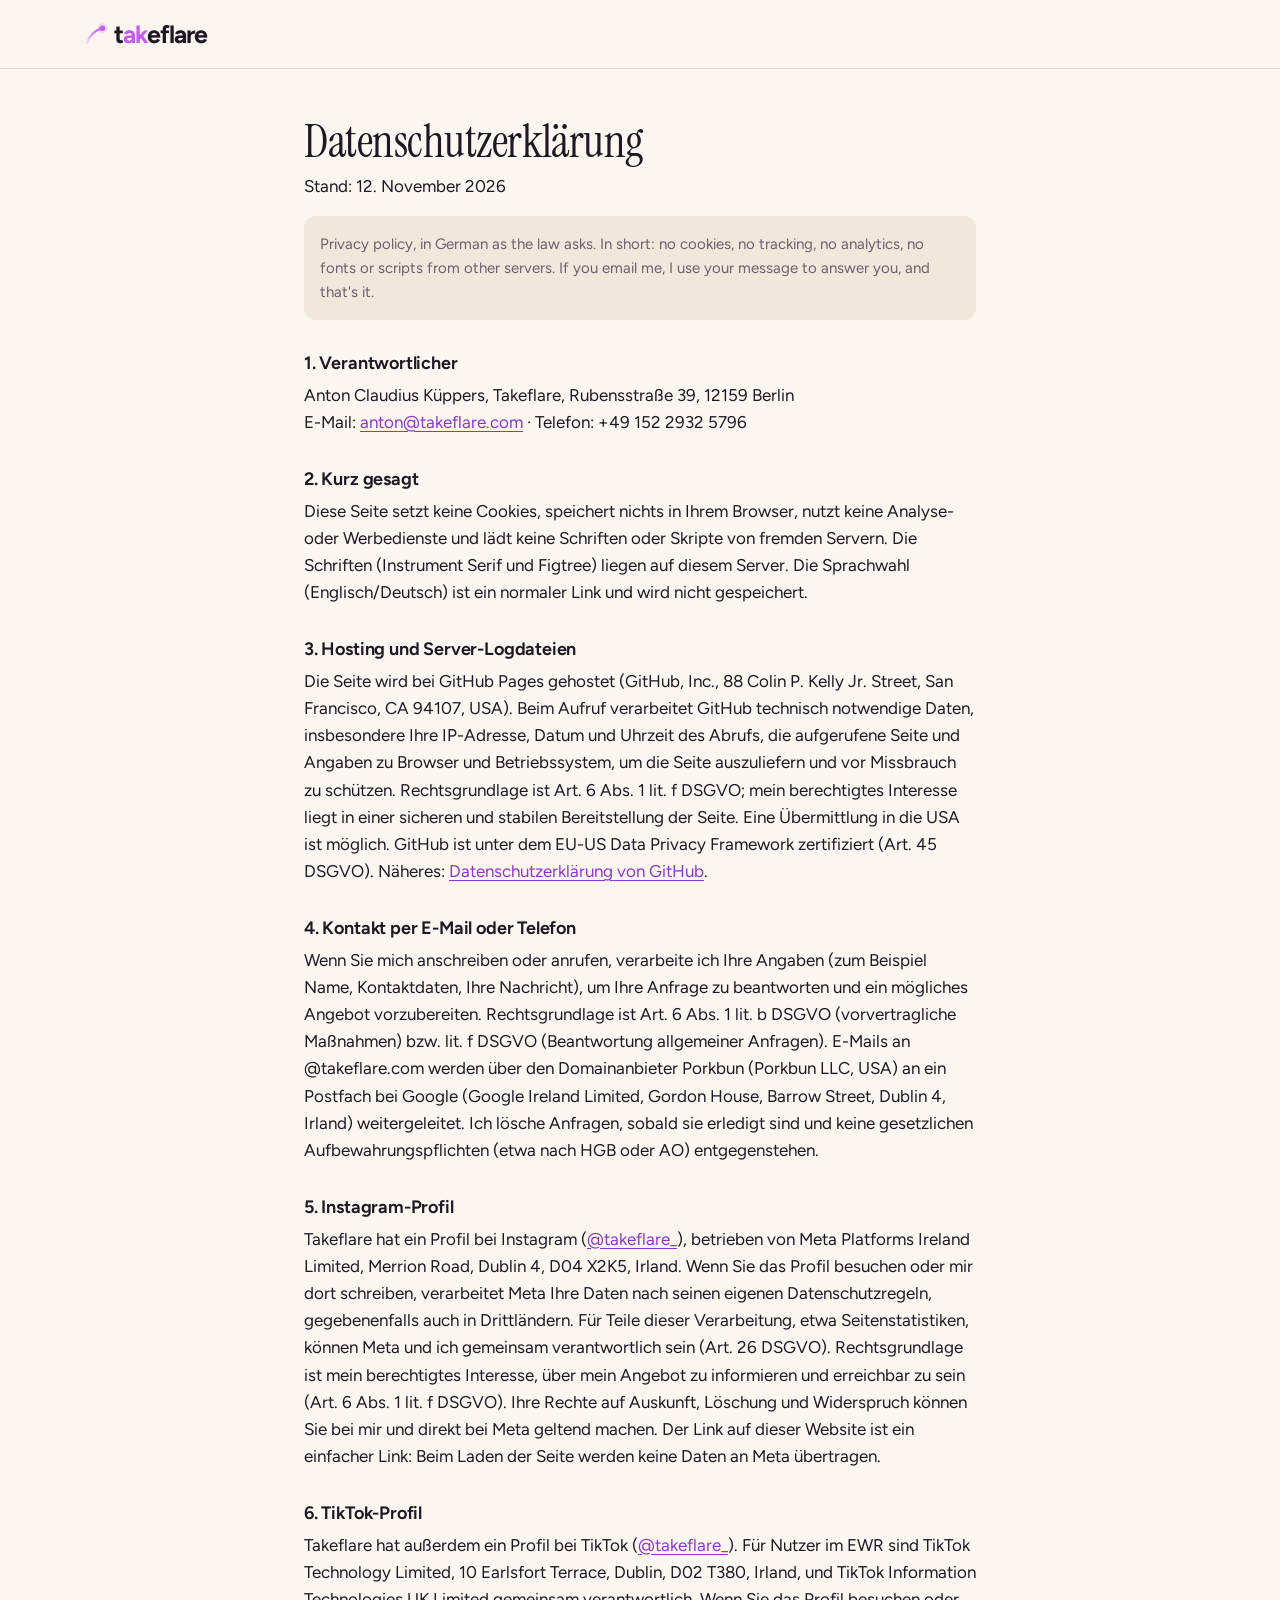
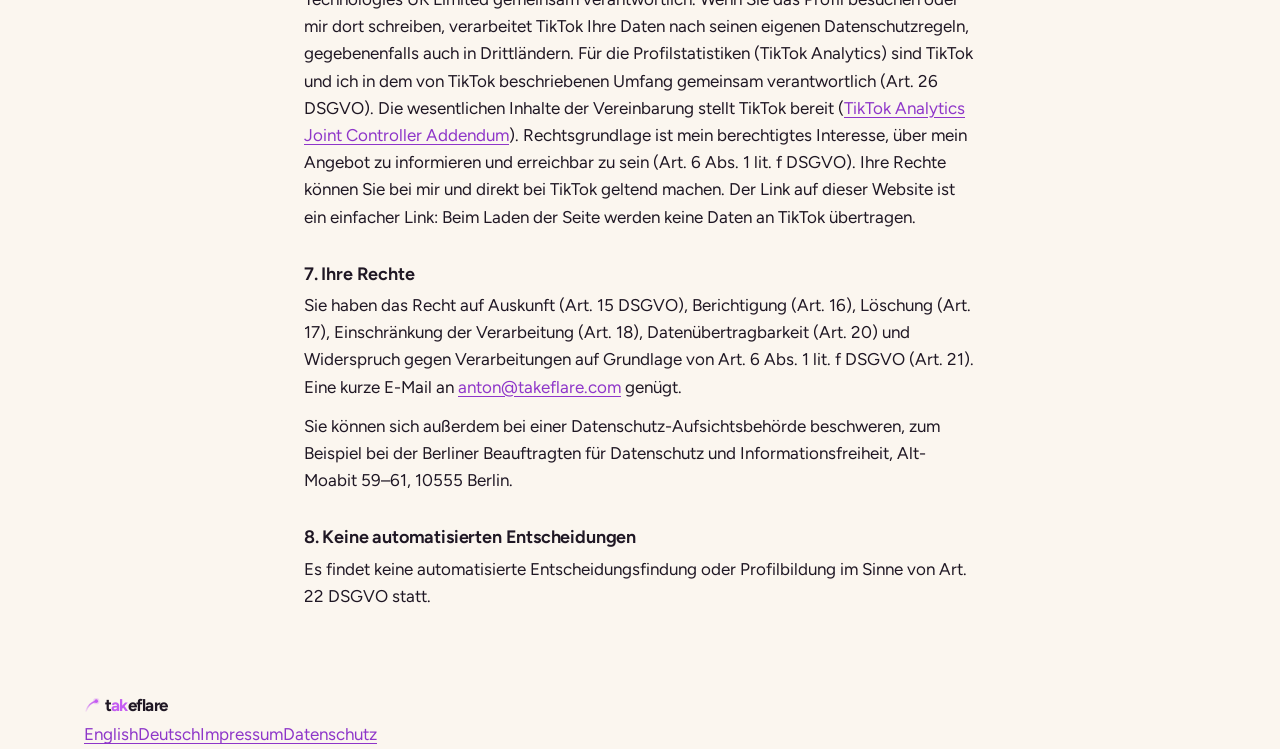
<file: datenschutz.html>
<!doctype html>
<html lang="de">
<head>
<meta charset="utf-8">
<meta name="viewport" content="width=device-width, initial-scale=1">
<title>Datenschutz · Takeflare</title>
<meta name="robots" content="noindex">
<link rel="icon" href="/favicon.svg" type="image/svg+xml">
<link rel="icon" href="/favicon-32.png" sizes="32x32" type="image/png">
<link rel="stylesheet" href="/style.css">
<script>/* Light from 07:00 to 21:00 on the visitor's clock, dark the rest of the night */
(function () { var h = new Date().getHours(), t = h >= 7 && h < 21 ? "light" : "dark", q = /[?&]theme=(light|dark)/.exec(location.search); if (q) t = q[1]; document.documentElement.setAttribute("data-theme", t);
  var m = document.querySelector('meta[name="theme-color"]'); if (m) m.setAttribute("content", t === "light" ? "#FBF6EF" : "#15101A"); })();</script>
</head>
<body>
<header class="nav scrolled"><div class="wrap"><a class="wm" href="/" aria-label="takeflare, zur Startseite">t<b>ak</b>eflare</a></div></header>
<main class="legal">
  <h1>Datenschutzerklärung</h1>
  <p>Stand: 12. November 2026</p>
  <p class="en" lang="en">Privacy policy, in German as the law asks. In short: no cookies, no tracking, no analytics, no fonts or scripts from other servers. If you email me, I use your message to answer you, and that's it.</p>

  <h2>1. Verantwortlicher</h2>
  <p>Anton Claudius Küppers, Takeflare, Rubensstraße 39, 12159 Berlin<br>E-Mail: <a href="mailto:anton@takeflare.com">anton@takeflare.com</a> · Telefon: +49 152 2932 5796</p>

  <h2>2. Kurz gesagt</h2>
  <p>Diese Seite setzt keine Cookies, speichert nichts in Ihrem Browser, nutzt keine Analyse- oder Werbedienste und lädt keine Schriften oder Skripte von fremden Servern. Die Schriften (Instrument Serif und Figtree) liegen auf diesem Server. Die Sprachwahl (Englisch/Deutsch) ist ein normaler Link und wird nicht gespeichert.</p>

  <h2>3. Hosting und Server-Logdateien</h2>
  <p>Die Seite wird bei GitHub Pages gehostet (GitHub, Inc., 88 Colin P. Kelly Jr. Street, San Francisco, CA 94107, USA). Beim Aufruf verarbeitet GitHub technisch notwendige Daten, insbesondere Ihre IP-Adresse, Datum und Uhrzeit des Abrufs, die aufgerufene Seite und Angaben zu Browser und Betriebssystem, um die Seite auszuliefern und vor Missbrauch zu schützen. Rechtsgrundlage ist Art. 6 Abs. 1 lit. f DSGVO; mein berechtigtes Interesse liegt in einer sicheren und stabilen Bereitstellung der Seite. Eine Übermittlung in die USA ist möglich. GitHub ist unter dem EU-US Data Privacy Framework zertifiziert (Art. 45 DSGVO). Näheres: <a href="https://docs.github.com/de/site-policy/privacy-policies/github-general-privacy-statement">Datenschutzerklärung von GitHub</a>.</p>

  <h2>4. Kontakt per E-Mail oder Telefon</h2>
  <!-- Mail setup confirmed 4 Nov 2026: Porkbun forwarding to Gmail, send-as in Gmail -->
  <p>Wenn Sie mich anschreiben oder anrufen, verarbeite ich Ihre Angaben (zum Beispiel Name, Kontaktdaten, Ihre Nachricht), um Ihre Anfrage zu beantworten und ein mögliches Angebot vorzubereiten. Rechtsgrundlage ist Art. 6 Abs. 1 lit. b DSGVO (vorvertragliche Maßnahmen) bzw. lit. f DSGVO (Beantwortung allgemeiner Anfragen). E-Mails an @takeflare.com werden über den Domainanbieter Porkbun (Porkbun LLC, USA) an ein Postfach bei Google (Google Ireland Limited, Gordon House, Barrow Street, Dublin 4, Irland) weitergeleitet. Ich lösche Anfragen, sobald sie erledigt sind und keine gesetzlichen Aufbewahrungspflichten (etwa nach HGB oder AO) entgegenstehen.</p>

  <!-- Add when a Takeflare Calendly link goes on the site:
  <h2>5. Terminbuchung über Calendly</h2>
  <p>Calendly ist nicht in diese Seite eingebunden: Erst wenn Sie auf „Gespräch buchen“ klicken, öffnet sich die Buchungsseite von Calendly (Calendly, LLC, USA) ... (Text wie auf hourlo.co, Abschnitt 5)</p>
  -->

  <h2>5. Instagram-Profil</h2>
  <p>Takeflare hat ein Profil bei Instagram (<a href="https://www.instagram.com/takeflare_/" rel="noopener">@takeflare_</a>), betrieben von Meta Platforms Ireland Limited, Merrion Road, Dublin 4, D04 X2K5, Irland. Wenn Sie das Profil besuchen oder mir dort schreiben, verarbeitet Meta Ihre Daten nach seinen eigenen Datenschutzregeln, gegebenenfalls auch in Drittländern. Für Teile dieser Verarbeitung, etwa Seitenstatistiken, können Meta und ich gemeinsam verantwortlich sein (Art. 26 DSGVO). Rechtsgrundlage ist mein berechtigtes Interesse, über mein Angebot zu informieren und erreichbar zu sein (Art. 6 Abs. 1 lit. f DSGVO). Ihre Rechte auf Auskunft, Löschung und Widerspruch können Sie bei mir und direkt bei Meta geltend machen. Der Link auf dieser Website ist ein einfacher Link: Beim Laden der Seite werden keine Daten an Meta übertragen.</p>

  <h2>6. TikTok-Profil</h2>
  <p>Takeflare hat außerdem ein Profil bei TikTok (<a href="https://www.tiktok.com/@takeflare_" rel="noopener">@takeflare_</a>). Für Nutzer im EWR sind TikTok Technology Limited, 10 Earlsfort Terrace, Dublin, D02 T380, Irland, und TikTok Information Technologies UK Limited gemeinsam verantwortlich. Wenn Sie das Profil besuchen oder mir dort schreiben, verarbeitet TikTok Ihre Daten nach seinen eigenen Datenschutzregeln, gegebenenfalls auch in Drittländern. Für die Profilstatistiken (TikTok Analytics) sind TikTok und ich in dem von TikTok beschriebenen Umfang gemeinsam verantwortlich (Art. 26 DSGVO). Die wesentlichen Inhalte der Vereinbarung stellt TikTok bereit (<a href="https://www.tiktok.com/legal/page/global/tiktok-analytics-joint-controller-addendum/en" rel="noopener">TikTok Analytics Joint Controller Addendum</a>). Rechtsgrundlage ist mein berechtigtes Interesse, über mein Angebot zu informieren und erreichbar zu sein (Art. 6 Abs. 1 lit. f DSGVO). Ihre Rechte können Sie bei mir und direkt bei TikTok geltend machen. Der Link auf dieser Website ist ein einfacher Link: Beim Laden der Seite werden keine Daten an TikTok übertragen.</p>

  <h2>7. Ihre Rechte</h2>
  <p>Sie haben das Recht auf Auskunft (Art. 15 DSGVO), Berichtigung (Art. 16), Löschung (Art. 17), Einschränkung der Verarbeitung (Art. 18), Datenübertragbarkeit (Art. 20) und Widerspruch gegen Verarbeitungen auf Grundlage von Art. 6 Abs. 1 lit. f DSGVO (Art. 21). Eine kurze E-Mail an <a href="mailto:anton@takeflare.com">anton@takeflare.com</a> genügt.</p>
  <p>Sie können sich außerdem bei einer Datenschutz-Aufsichtsbehörde beschweren, zum Beispiel bei der Berliner Beauftragten für Datenschutz und Informationsfreiheit, Alt-Moabit 59–61, 10555 Berlin.</p>

  <h2>8. Keine automatisierten Entscheidungen</h2>
  <p>Es findet keine automatisierte Entscheidungsfindung oder Profilbildung im Sinne von Art. 22 DSGVO statt.</p>
</main>
<footer><div class="wrap"><a class="wm" href="/" aria-label="takeflare">t<b>ak</b>eflare</a><nav><a href="/">English</a><a href="/de/">Deutsch</a><a href="/impressum.html">Impressum</a><a href="/datenschutz.html">Datenschutz</a></nav></div></footer>
</body>
</html>
</file>
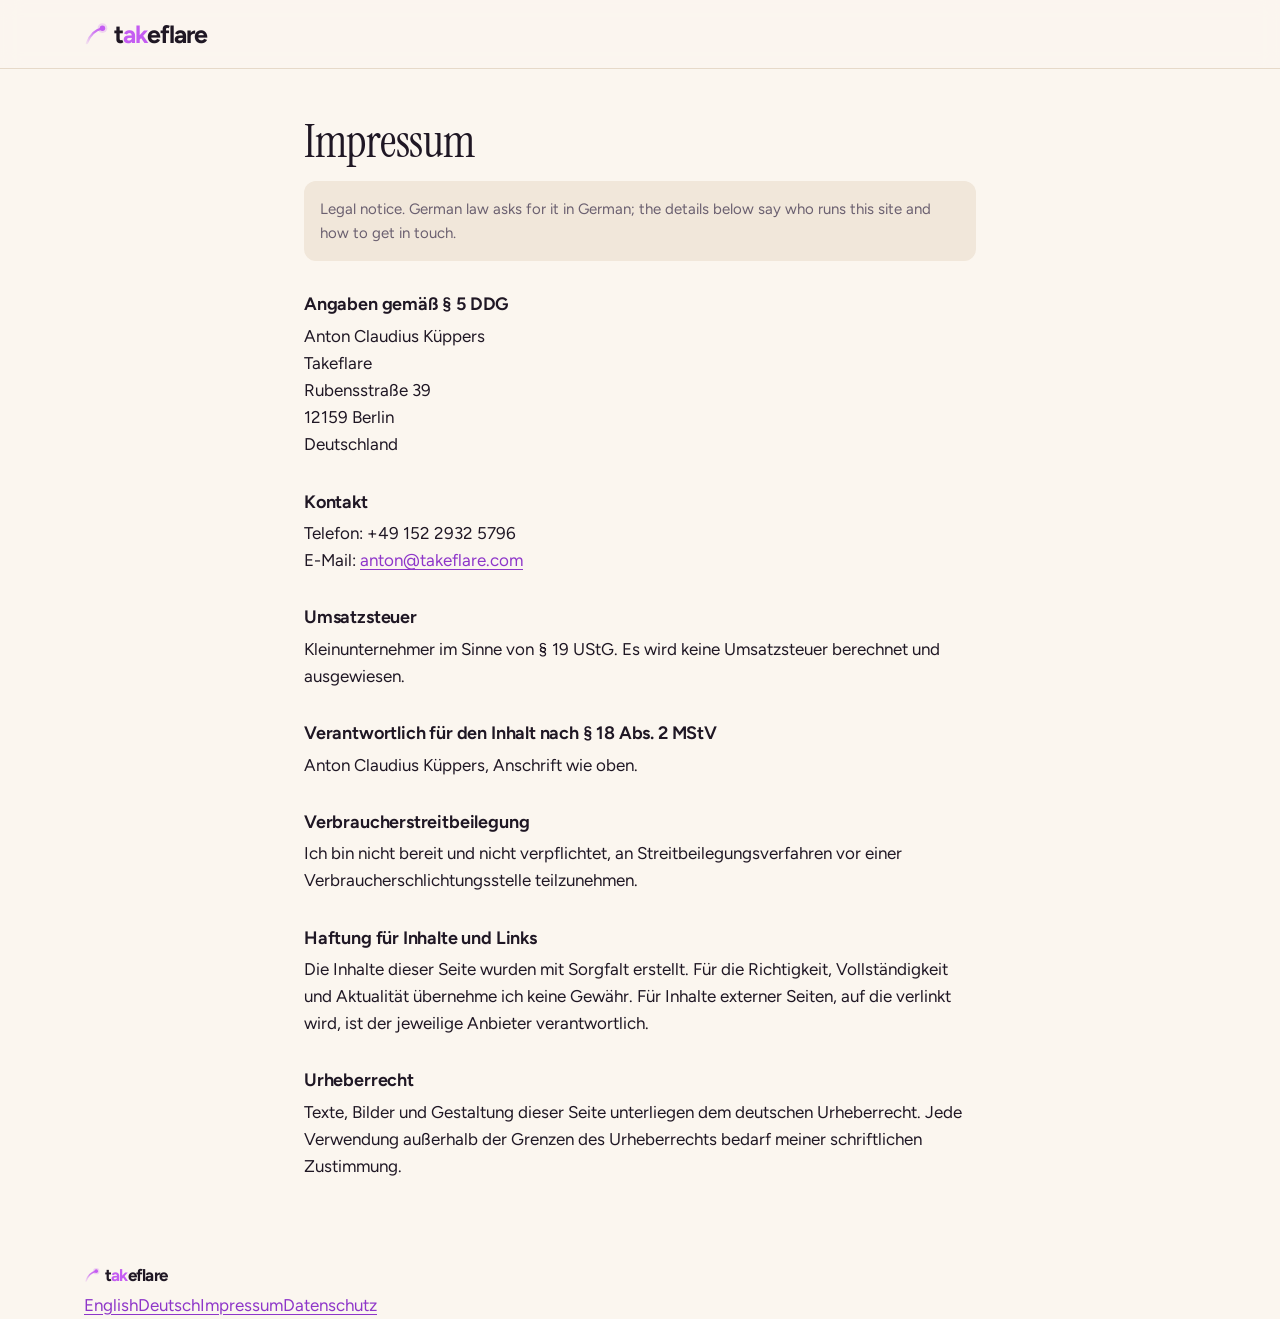
<file: impressum.html>
<!doctype html>
<html lang="de">
<head>
<meta charset="utf-8">
<meta name="viewport" content="width=device-width, initial-scale=1">
<title>Impressum · Takeflare</title>
<meta name="robots" content="noindex">
<link rel="icon" href="/favicon.svg" type="image/svg+xml">
<link rel="icon" href="/favicon-32.png" sizes="32x32" type="image/png">
<link rel="stylesheet" href="/style.css">
<script>/* Light from 07:00 to 21:00 on the visitor's clock, dark the rest of the night */
(function () { var h = new Date().getHours(), t = h >= 7 && h < 21 ? "light" : "dark", q = /[?&]theme=(light|dark)/.exec(location.search); if (q) t = q[1]; document.documentElement.setAttribute("data-theme", t);
  var m = document.querySelector('meta[name="theme-color"]'); if (m) m.setAttribute("content", t === "light" ? "#FBF6EF" : "#15101A"); })();</script>
</head>
<body>
<header class="nav scrolled"><div class="wrap"><a class="wm" href="/" aria-label="takeflare, zur Startseite">t<b>ak</b>eflare</a></div></header>
<main class="legal">
  <h1>Impressum</h1>
  <p class="en" lang="en">Legal notice. German law asks for it in German; the details below say who runs this site and how to get in touch.</p>
  <h2>Angaben gemäß § 5 DDG</h2>
  <!-- Address and status confirmed by Anton 4 Nov 2026 -->
  <p>Anton Claudius Küppers<br>Takeflare<br>Rubensstraße 39<br>12159 Berlin<br>Deutschland</p>
  <h2>Kontakt</h2>
  <p>Telefon: +49 152 2932 5796<br>E-Mail: <a href="mailto:anton@takeflare.com">anton@takeflare.com</a></p>
  <h2>Umsatzsteuer</h2>
  <p>Kleinunternehmer im Sinne von § 19 UStG. Es wird keine Umsatzsteuer berechnet und ausgewiesen.</p>
  <h2>Verantwortlich für den Inhalt nach § 18 Abs. 2 MStV</h2>
  <p>Anton Claudius Küppers, Anschrift wie oben.</p>
  <h2>Verbraucherstreitbeilegung</h2>
  <p>Ich bin nicht bereit und nicht verpflichtet, an Streitbeilegungsverfahren vor einer Verbraucherschlichtungsstelle teilzunehmen.</p>
  <h2>Haftung für Inhalte und Links</h2>
  <p>Die Inhalte dieser Seite wurden mit Sorgfalt erstellt. Für die Richtigkeit, Vollständigkeit und Aktualität übernehme ich keine Gewähr. Für Inhalte externer Seiten, auf die verlinkt wird, ist der jeweilige Anbieter verantwortlich.</p>
  <h2>Urheberrecht</h2>
  <p>Texte, Bilder und Gestaltung dieser Seite unterliegen dem deutschen Urheberrecht. Jede Verwendung außerhalb der Grenzen des Urheberrechts bedarf meiner schriftlichen Zustimmung.</p>
</main>
<footer><div class="wrap"><a class="wm" href="/" aria-label="takeflare">t<b>ak</b>eflare</a><nav><a href="/">English</a><a href="/de/">Deutsch</a><a href="/impressum.html">Impressum</a><a href="/datenschutz.html">Datenschutz</a></nav></div></footer>
</body>
</html>
</file>
<file: style.css>
/* takeflare.com, one stylesheet for every page. v2 (4 Nov 2026): warm and human, so it no longer shares hourlo.co's look.
   Design rules live outside the site folder (marketing-brand/website-status.md). */
@font-face { font-family: "Instrument Serif"; src: url("/fonts/instrument-serif-latin-400-normal.woff2") format("woff2"); font-weight: 400; font-style: normal; font-display: swap; }
@font-face { font-family: "Instrument Serif"; src: url("/fonts/instrument-serif-latin-400-italic.woff2") format("woff2"); font-weight: 400; font-style: italic; font-display: swap; }
@font-face { font-family: "Figtree"; src: url("/fonts/figtree-latin-wght-normal.woff2") format("woff2"); font-weight: 300 900; font-style: normal; font-display: swap; }

:root {
  --paper: #FBF6EF; --surface: #FFFDF9; --sand: #F1E7DA; --ink: #1F1724; --muted: #6B6070; --line: #E6D9C9;
  --flare: #C45CF2; --flare-text: #8E36C9; --flare-soft: #F4E6FB; --on-flare: #1F1724; --glow: #D9A6FF;
  --plum: #1E1425; --plum-2: #291D31; --on-plum: #F6EEE4; --on-plum-muted: #BBAEBF; --plum-line: rgba(246,238,228,.13);
  --radius: 16px; --round: 999px;
  --serif: "Instrument Serif", "Iowan Old Style", Georgia, serif;
  --sans: "Figtree", -apple-system, BlinkMacSystemFont, "Segoe UI", system-ui, sans-serif;
  --shadow: 0 1px 2px rgba(31,23,36,.06), 0 12px 32px -12px rgba(31,23,36,.22);
}
/* Dark by night: the page script sets data-theme from the visitor's clock (21:00 to 07:00 dark).
   Without the script the device setting decides. */
:root[data-theme="dark"] { --paper: #15101A; --surface: #1E1724; --sand: #221A29; --ink: #F6EEE4; --muted: #B3A6B6; --line: #33283B;
  --flare-text: #D9A6FF; --flare-soft: #2A1B36; --plum: #0E0A11; --plum-2: #1A1320; color-scheme: dark;
  --shadow: 0 1px 2px rgba(0,0,0,.3), 0 14px 36px -14px rgba(0,0,0,.6); }
@media (prefers-color-scheme: dark) {
  :root:not([data-theme]) { --paper: #15101A; --surface: #1E1724; --sand: #221A29; --ink: #F6EEE4; --muted: #B3A6B6; --line: #33283B;
    --flare-text: #D9A6FF; --flare-soft: #2A1B36; --plum: #0E0A11; --plum-2: #1A1320; color-scheme: dark;
    --shadow: 0 1px 2px rgba(0,0,0,.3), 0 14px 36px -14px rgba(0,0,0,.6); }
}

* { box-sizing: border-box; }
html { -webkit-text-size-adjust: 100%; scroll-behavior: smooth; }
body { margin: 0; background: var(--paper); color: var(--ink); font: 400 17px/1.6 var(--sans); overflow-x: hidden; }
img { max-width: 100%; display: block; }
a { color: var(--flare-text); text-underline-offset: 3px; }
h1, h2 { font: 400 1em/1.02 var(--serif); letter-spacing: -0.01em; margin: 0; }
h1 em, h2 em { color: var(--flare-text); }
h3 { font: 650 20px/1.3 var(--sans); letter-spacing: -0.01em; margin: 0; }
p { margin: 0 0 12px; }
.wrap { max-width: 1160px; margin: 0 auto; padding: 0 24px; }
.skip { position: absolute; left: -9999px; }
.skip:focus { left: 16px; top: 16px; background: var(--ink); color: var(--paper); padding: 8px 12px; border-radius: 8px; z-index: 10; }
:focus-visible { outline: 2px solid var(--flare); outline-offset: 3px; }
::selection { background: var(--flare); color: var(--on-flare); }

/* Wordmark: always lowercase, a + k in violet, the flare symbol in front */
.wm { font: 700 1em/1 var(--sans); letter-spacing: -0.04em; color: var(--ink); text-decoration: none; display: inline-flex; align-items: center; }
.wm::before { content: ""; width: .95em; height: .95em; margin-right: .26em; background: url("/mark.svg") center / contain no-repeat; flex: none; }
.wm b { font-weight: inherit; color: var(--flare); }

/* Small heading above a title: the flare symbol plus plain words, no caps or mono */
.kicker { font: 600 15px/1.2 var(--sans); color: var(--flare-text); margin: 0 0 18px; display: flex; align-items: center; gap: 8px; }
.kicker::before { content: ""; width: 18px; height: 18px; background: url("/mark.svg") center / contain no-repeat; flex: none; }

/* Nav */
.nav { position: sticky; top: 0; z-index: 5; background: color-mix(in srgb, var(--paper) 90%, transparent); backdrop-filter: blur(10px); -webkit-backdrop-filter: blur(10px); border-bottom: 1px solid transparent; transition: border-color .2s; }
.nav.scrolled { border-bottom-color: var(--line); }
.nav .wrap { display: flex; align-items: center; gap: 28px; height: 68px; }
.nav .wm { font-size: 25px; }
.nav ul { display: flex; gap: 26px; list-style: none; margin: 0 0 0 auto; padding: 0; font-size: 15px; }
.nav ul a { color: var(--muted); text-decoration: none; }
.nav ul a:hover { color: var(--ink); }
.lang { font: 600 13px/1 var(--sans); display: flex; gap: 2px; }
.lang a { color: var(--muted); text-decoration: none; padding: 7px 6px; border-radius: 6px; }
.lang a[aria-current] { color: var(--ink); background: var(--sand); }

/* Buttons: round pills */
.btn { display: inline-flex; align-items: center; gap: 10px; font: 650 16px/1 var(--sans); text-decoration: none; padding: 16px 24px; border-radius: var(--round); border: 1.5px solid transparent; cursor: pointer; transition: transform .15s, background .15s, border-color .15s; white-space: nowrap; }
.btn-main { background: var(--flare); color: var(--on-flare); }
.btn-main:hover { background: #CF7AF5; transform: translateY(-1px); }
.btn-line { color: var(--ink); border-color: color-mix(in srgb, var(--ink) 28%, transparent); background: transparent; }
.btn-line:hover { border-color: var(--ink); }
.btn-plum { background: var(--plum); color: var(--on-plum); }
.btn-plum:hover { background: #33243D; transform: translateY(-1px); }
.nav .btn { padding: 11px 18px; font-size: 15px; }
.arrow { transition: transform .15s; }
.btn:hover .arrow { transform: translateX(3px); }
.ctas { display: flex; flex-wrap: wrap; gap: 12px; align-items: center; }

section { padding: 120px 0; }
.head { max-width: 760px; margin-bottom: 56px; }
.head h2 { font-size: clamp(40px, 5vw, 64px); margin-bottom: 18px; }
.lead { font-size: 20px; line-height: 1.55; color: var(--muted); max-width: 600px; }

/* Hero: Anton's real photo next to the headline */
.hero { padding: 48px 0 104px; }
.hero .wrap { display: grid; grid-template-columns: 1.2fr .8fr; gap: 72px; align-items: center; }
.hello { font: italic 400 30px/1.2 var(--serif); color: var(--flare-text); margin: 0 0 18px; display: flex; align-items: center; gap: 12px; }
.hello img { display: none; width: 56px; height: 56px; border-radius: 50%; object-fit: cover; object-position: center 20%; }
.hero h1 { font-size: clamp(50px, 7.2vw, 96px); margin-bottom: 26px; }
.hero .lead { margin-bottom: 34px; }
.facts { list-style: none; padding: 0; margin: 30px 0 0; display: flex; flex-wrap: wrap; gap: 8px 22px; font-size: 15px; color: var(--muted); }
.facts li { display: flex; align-items: center; gap: 8px; }
.facts li::before { content: ""; width: 7px; height: 7px; border-radius: 50%; background: var(--flare); }
.portrait { position: relative; margin: 0 0 0 auto; max-width: 420px; }
.portrait img { width: 100%; height: auto; aspect-ratio: 4 / 5; object-fit: cover; border-radius: 30px; transform: rotate(1.5deg); box-shadow: var(--shadow); }
.portrait .sticker { position: absolute; left: -36px; bottom: 44px; background: var(--plum); color: var(--on-plum); font: 600 15px/1.35 var(--sans); padding: 14px 18px; border-radius: 18px; transform: rotate(-3deg); box-shadow: var(--shadow); max-width: 230px; }
.portrait .sticker small { display: block; color: var(--on-plum-muted); font-weight: 500; font-size: 13px; margin-top: 2px; }
.portrait .badge { position: absolute; right: -18px; top: -18px; width: 76px; height: 76px; border-radius: 50%; background: var(--surface); box-shadow: var(--shadow); display: grid; place-items: center; }
.portrait .badge img { width: 40px; height: 40px; transform: none; box-shadow: none; border-radius: 0; aspect-ratio: auto; }

/* Free Google check: the one full violet block */
.check { background: var(--flare); color: var(--on-flare); }
.check .wrap { display: grid; grid-template-columns: 1fr 1fr; gap: 72px; align-items: center; }
.check h2 { font-size: clamp(40px, 5vw, 66px); margin-bottom: 20px; }
.check h2 em { color: var(--surface); }
:root[data-theme="dark"] .check h2 em { color: #FFF6EC; }
.check p { font-size: 19px; max-width: 520px; }
.check .ctas { margin-top: 30px; }
.check .kicker::before { background: var(--on-flare); width: 8px; height: 8px; border-radius: 50%; }
.check .small { font-size: 15px; opacity: .8; margin-top: 16px; }
.note { background: #FFFDF9; color: #1F1724; border-radius: 22px; padding: 30px 32px; box-shadow: 0 24px 50px -24px rgba(31,23,36,.55); transform: rotate(-1.2deg); }
.note h3 { font: 400 32px/1.1 var(--serif); margin-bottom: 18px; }
.note ol { list-style: none; counter-reset: c; padding: 0; margin: 0; }
.note li { counter-increment: c; display: grid; grid-template-columns: 34px 1fr; gap: 12px; padding: 13px 0; border-top: 1px dashed #E2D4C2; font-size: 16px; line-height: 1.45; }
.note li::before { content: counter(c); width: 30px; height: 30px; border-radius: 50%; background: #F4E6FB; color: #8E36C9; font: 700 15px/30px var(--sans); text-align: center; }
.note li b { display: block; font-weight: 650; }
.note li > span > span { color: #6B6070; }

/* What you get: real objects on a table, all marked as examples */
.table { background: var(--sand); border-radius: 36px; padding: 64px 28px 40px; display: flex; justify-content: space-evenly; align-items: flex-end; gap: 20px; flex-wrap: nowrap; }
.obj { display: flex; flex-direction: column; align-items: center; gap: 18px; }
.obj figcaption { font: 600 15px/1.3 var(--sans); text-align: center; max-width: 200px; }
.obj figcaption span { display: block; font-weight: 500; font-size: 13px; color: var(--muted); }
.phone { width: 214px; height: 430px; background: #FFFDF9; color: #1F1724; border: 9px solid #1F1724; border-radius: 38px; overflow: hidden; box-shadow: var(--shadow); transform: rotate(-3deg); font-size: 12px; line-height: 1.35; display: flex; flex-direction: column; }
.phone .map { height: 120px; background: linear-gradient(115deg, transparent 46%, #E8D9C8 46% 50%, transparent 50%), linear-gradient(25deg, transparent 60%, #E8D9C8 60% 63%, transparent 63%), #F3EADF; position: relative; flex: none; }
.phone .map::after { content: ""; position: absolute; left: 50%; top: 46%; width: 22px; height: 22px; margin: -11px; border-radius: 50% 50% 50% 0; transform: rotate(-45deg); background: #C45CF2; box-shadow: 0 0 0 5px rgba(196,92,242,.25); }
.phone .body { padding: 14px 14px 0; }
.phone .name { font: 400 22px/1.1 var(--serif); }
.phone .cat { color: #6B6070; margin: 3px 0 6px; }
.phone .open { color: #1C7A4B; font-weight: 600; }
.phone .acts { display: flex; gap: 6px; margin: 12px 0; }
.phone .acts i { font-style: normal; flex: 1; text-align: center; border: 1px solid #E6D9C9; border-radius: 99px; padding: 6px 0; color: #8E36C9; font-weight: 600; }
.phone .pics { display: grid; grid-template-columns: repeat(3, 1fr); gap: 5px; }
.phone .pics i { aspect-ratio: 1; border-radius: 8px; background: linear-gradient(160deg, #E9C9A8, #B7825D); }
.phone .pics i:nth-child(2) { background: linear-gradient(160deg, #D7B5EC, #8E36C9); }
.phone .pics i:nth-child(3) { background: linear-gradient(160deg, #F3D9C4, #D98F6B); }
.phone .rows { margin-top: 10px; }
.phone .rows div { display: flex; justify-content: space-between; padding: 7px 0; border-top: 1px solid #EFE5D8; }
.phone .rows b { font-weight: 600; }
.paper { width: 200px; background: #FFFDF9; color: #1F1724; padding: 26px 22px 24px; border-radius: 6px; box-shadow: var(--shadow); transform: rotate(2.5deg); font-size: 13px; }
.paper .t { font: 400 30px/1 var(--serif); text-align: center; }
.paper .s { text-align: center; color: #6B6070; font-size: 11px; letter-spacing: .14em; text-transform: uppercase; margin: 6px 0 16px; }
.paper .r { display: flex; gap: 6px; align-items: baseline; padding: 6px 0; }
.paper .r span:nth-child(2) { flex: 1; border-bottom: 1.5px dotted #D6C6B3; transform: translateY(-3px); }
.paper .r b { font-weight: 650; }
.paper .f { margin-top: 14px; text-align: center; color: #8E36C9; font: italic 400 16px/1 var(--serif); }
.qr { width: 186px; background: #1E1425; color: #F6EEE4; border-radius: 18px; padding: 22px 20px 20px; text-align: center; box-shadow: var(--shadow); transform: rotate(-2deg); }
.qr .t { font: 400 25px/1.05 var(--serif); margin-bottom: 14px; }
.qr-code { width: 120px; height: 120px; background: #F6EEE4; color: #1E1425; border-radius: 10px; padding: 6px; margin: 0 auto 12px; display: block; }
.qr .s { font-size: 12px; color: #BBAEBF; }
.qr .stars { color: #D9A6FF; letter-spacing: 3px; font-size: 15px; margin-bottom: 4px; }
.gram { width: 212px; background: #FFFDF9; color: #1F1724; border-radius: 22px; padding: 14px; box-shadow: var(--shadow); transform: rotate(3deg); }
.gram .top { display: flex; align-items: center; gap: 9px; margin-bottom: 12px; font-size: 13px; font-weight: 650; }
.gram .top i { width: 30px; height: 30px; border-radius: 50%; background: conic-gradient(#C45CF2, #F2A65A, #C45CF2); padding: 2px; }
.gram .top i::after { content: ""; display: block; width: 100%; height: 100%; border-radius: 50%; background: #F1E7DA; border: 2px solid #FFFDF9; }
.gram .grid { display: grid; grid-template-columns: repeat(3, 1fr); gap: 3px; }
.gram .grid i { aspect-ratio: 1; border-radius: 4px; background: #E9C9A8; display: grid; place-items: center; font: italic 400 13px/1 var(--serif); color: #FFFDF9; text-align: center; }
.gram .grid i:nth-child(1) { background: #C45CF2; }
.gram .grid i:nth-child(2) { background: linear-gradient(160deg, #F3D9C4, #C9875F); }
.gram .grid i:nth-child(3) { background: #1E1425; }
.gram .grid i:nth-child(4) { background: linear-gradient(160deg, #E7D3F3, #A65BD6); }
.gram .grid i:nth-child(5) { background: #F2E3D1; color: #8E36C9; }
.gram .grid i:nth-child(6) { background: linear-gradient(160deg, #E9C9A8, #9B6A47); }
.gram .grid i:nth-child(7) { background: linear-gradient(160deg, #D7B5EC, #6E2BA3); }
.gram .grid i:nth-child(8) { background: #C9875F; }
.gram .grid i:nth-child(9) { background: #F4E6FB; color: #8E36C9; }
.ex { display: inline-block; font: 650 11px/1 var(--sans); letter-spacing: .06em; text-transform: uppercase; color: var(--flare-text); background: var(--flare-soft); border-radius: 99px; padding: 5px 9px; margin-top: 6px; }
.table-note { text-align: center; color: var(--muted); font-size: 15px; margin: 22px auto 0; max-width: 620px; }

/* Prices: one dark plum block, big numbers with the time next to them */
.prices-sec { background: var(--plum); color: var(--on-plum); }
.prices-sec .kicker { color: var(--glow); }
.prices-sec .lead { color: var(--on-plum-muted); }
.prices-sec h2 em { color: var(--glow); }
.prices { display: grid; grid-template-columns: 1.1fr 1fr; gap: 24px; }
.pcard { background: var(--plum-2); border: 1px solid var(--plum-line); border-radius: 28px; padding: 40px; }
.pcard.main { border-color: rgba(196,92,242,.55); box-shadow: 0 0 0 1px rgba(196,92,242,.25), 0 30px 80px -40px rgba(196,92,242,.65); }
.pcard h3 { font-size: 22px; }
.big { font: 400 clamp(72px, 9vw, 112px)/1 var(--serif); letter-spacing: -0.02em; margin: 14px 0 12px; }
.big small { font-size: .36em; color: var(--on-plum-muted); letter-spacing: 0; }
.fbadge { display: inline-block; vertical-align: middle; margin-left: 8px; background: var(--flare); color: var(--on-flare); font: 650 13px/1 var(--sans); letter-spacing: 0; padding: 7px 12px; border-radius: 99px; }
.then { color: var(--on-plum-muted); font-size: 16px; margin: -2px 0 16px; }
.giveback { margin: 20px 0 14px; padding: 14px 16px; border: 1px dashed rgba(196,92,242,.45); border-radius: 14px; font-size: 15px; line-height: 1.5; color: var(--on-plum-muted); }
.giveback b { color: var(--on-plum); font-weight: 650; }
.time { display: inline-flex; align-items: center; gap: 8px; background: rgba(196,92,242,.16); color: var(--glow); font: 650 15px/1 var(--sans); padding: 9px 14px; border-radius: 99px; }
.time::before { content: ""; width: 8px; height: 8px; border-radius: 50%; background: var(--flare); box-shadow: 0 0 0 4px rgba(196,92,242,.25); }
.ticks { list-style: none; padding: 0; margin: 26px 0 28px; display: grid; gap: 11px; }
.ticks li { display: grid; grid-template-columns: 22px 1fr; gap: 10px; font-size: 16px; }
.ticks li::before { content: "✓"; color: var(--glow); font-weight: 700; }
.pnote { color: var(--on-plum-muted); font-size: 15px; margin-bottom: 26px; }
.stack { display: grid; gap: 24px; align-content: start; }
.care { display: flex; justify-content: space-between; align-items: flex-end; gap: 16px; flex-wrap: wrap; }
.care .big { font-size: clamp(56px, 6vw, 76px); margin: 10px 0 0; }
.care p { color: var(--on-plum-muted); font-size: 15px; margin: 6px 0 0; }
.menu { list-style: none; margin: 8px 0 0; padding: 0; }
.menu li { display: grid; grid-template-columns: 1fr auto; gap: 4px 16px; padding: 15px 0; border-top: 1px solid var(--plum-line); }
.menu li:first-child { border-top: 0; }
.menu .what { font-weight: 600; }
.menu .when { grid-column: 1; color: var(--on-plum-muted); font-size: 14px; }
.menu .p { grid-row: 1 / span 2; grid-column: 2; font: 400 30px/1 var(--serif); align-self: center; }
.fine { color: var(--on-plum-muted); font-size: 14px; margin-top: 28px; max-width: 760px; }

/* How it works: a four-week line the flare travels along */
.weeks { list-style: none; padding: 0; margin: 0; display: grid; grid-template-columns: repeat(5, 1fr); gap: 24px; position: relative; }
.weeks::before { content: ""; position: absolute; left: 0; right: 0; top: 13px; height: 2px; background: var(--line); }
.weeks::after { content: ""; position: absolute; left: 0; top: 12px; height: 4px; width: 80%; border-radius: 4px; background: linear-gradient(90deg, rgba(196,92,242,0), var(--flare)); transform-origin: left; transform: scaleX(var(--draw, 1)); transition: transform 1.6s cubic-bezier(.2,.7,.2,1) .2s; }
.js .reveal .weeks::after { --draw: 0; }
.js .reveal.in .weeks::after { --draw: 1; }
.weeks li { position: relative; padding-top: 46px; }
.weeks li::before { content: ""; position: absolute; left: 0; top: 4px; width: 20px; height: 20px; border-radius: 50%; background: var(--paper); border: 2px solid var(--flare); }
.weeks li:nth-child(4)::before { background: var(--flare); box-shadow: 0 0 0 7px rgba(196,92,242,.22); }
.weeks li:last-child::before { border-style: dashed; }
.weeks .wk { font: 650 14px/1 var(--sans); color: var(--flare-text); margin-bottom: 10px; display: block; }
.weeks h3 { font-size: 19px; margin-bottom: 8px; }
.weeks p { color: var(--muted); font-size: 15.5px; }

/* Work */
.work { display: grid; grid-template-columns: 1fr 1fr; gap: 28px; }
.wcard { background: var(--surface); border-radius: 28px; overflow: hidden; box-shadow: var(--shadow); }
.wcard .cover { width: 100%; height: auto; aspect-ratio: 16 / 10; object-fit: cover; }
.wcard .in { padding: 26px 28px 30px; }
.wcard .meta { color: var(--flare-text); font-weight: 600; font-size: 14px; margin-bottom: 8px; }
.wcard h3 { font: 400 28px/1.15 var(--serif); margin-bottom: 16px; }
.chips { list-style: none; padding: 0; margin: 0 0 16px; display: flex; flex-wrap: wrap; gap: 6px; }
.chips li { font-size: 13.5px; font-weight: 550; background: var(--sand); border-radius: 99px; padding: 5px 12px; }
.wcard .status { color: var(--muted); font-size: 15px; margin: 0; }

/* About: words only, the photo is already up top */
.about { display: grid; grid-template-columns: .9fr 1.1fr; gap: 72px; align-items: start; }
.quote { font: italic 400 clamp(36px, 4.4vw, 56px)/1.08 var(--serif); margin: 0; }
.quote em { color: var(--flare-text); }
.about .body p { font-size: 18px; }
.about h2 { font-size: clamp(34px, 3.6vw, 46px); margin-bottom: 22px; }
.route { margin-top: 24px; font-size: 15px; color: var(--muted); line-height: 1.9; }
.route b { color: var(--ink); }

/* FAQ */
.faq { display: grid; grid-template-columns: 1fr 1fr; gap: 0 48px; }
.faq details { border-top: 1px solid var(--line); padding: 20px 0; }
.faq summary { cursor: pointer; font-weight: 650; font-size: 18px; list-style: none; display: flex; justify-content: space-between; gap: 16px; }
.faq summary::-webkit-details-marker { display: none; }
.faq summary::after { content: "+"; color: var(--flare-text); font-weight: 400; font-size: 26px; line-height: .9; transition: transform .2s; }
.faq details[open] summary::after { transform: rotate(45deg); }
.faq details p { color: var(--muted); margin: 12px 0 0; }

/* Ending */
.final { text-align: center; padding: 120px 0 140px; }
.final h2 { font-size: clamp(48px, 7vw, 92px); margin-bottom: 20px; }
.final .lead { margin: 0 auto 34px; }
.final .ctas { justify-content: center; }
.final .or { display: block; margin-top: 20px; color: var(--muted); font-size: 15px; }

/* Footer */
footer.big { background: var(--plum); color: var(--on-plum); padding: 72px 0 40px; overflow: hidden; }
.giant { font: 700 clamp(84px, 19vw, 248px)/.8 var(--sans); letter-spacing: -0.06em; margin: 0 0 40px; }
.giant b { color: var(--flare); font-weight: inherit; }
.foot-row { display: flex; justify-content: space-between; gap: 24px; flex-wrap: wrap; font-size: 14px; color: var(--on-plum-muted); }
.foot-row nav { display: flex; gap: 20px; }
.foot-row a { color: var(--on-plum); text-decoration: none; }
.foot-row a:hover { color: var(--glow); }

/* Legal pages and 404 */
.label { font: 650 14px/1 var(--sans); color: var(--flare-text); margin: 0 0 14px; }
.legal { max-width: 720px; margin: 0 auto; padding: 48px 24px 72px; }
.legal h1 { font-size: 46px; line-height: 1.05; margin-bottom: 8px; }
.legal h2 { font: 650 18px/1.3 var(--sans); margin: 32px 0 6px; letter-spacing: -0.01em; }
.legal .en { background: var(--sand); border-radius: 12px; padding: 16px; font-size: 15px; color: var(--muted); margin: 16px 0 8px; }

/* Reveal on scroll (only when JS runs and motion is fine) */
.js .reveal { opacity: 0; transform: translateY(14px); transition: opacity .7s ease, transform .7s ease; }
.js .reveal.in { opacity: 1; transform: none; }

@media (prefers-reduced-motion: reduce) {
  html { scroll-behavior: auto; }
  *, *::before, *::after { animation: none !important; transition: none !important; }
  .js .reveal { opacity: 1; transform: none; }
  .js .reveal .weeks::after { --draw: 1; }
}

.hero .wrap > *, .check .wrap > *, .prices > *, .work > *, .about > *, .weeks > * { min-width: 0; }
.menu .what, .ticks li, .chips li { overflow-wrap: break-word; hyphens: auto; }
h1, h2 { overflow-wrap: break-word; }

@media (max-width: 960px) {
  .nav ul { display: none; }
  .nav .lang { margin-left: auto; }
  section { padding: 80px 0; }
  .hero { padding: 28px 0 72px; }
  .hero .wrap, .check .wrap, .prices, .about { grid-template-columns: 1fr; gap: 44px; }
  .hello img { display: block; }
  .portrait { display: none; }
  .weeks { grid-template-columns: 1fr; gap: 0; }
  .weeks::before { left: 9px; right: auto; top: 0; bottom: 0; width: 2px; height: auto; }
  .weeks::after { left: 8px; top: 0; width: 4px; height: 80%; background: linear-gradient(180deg, rgba(196,92,242,0), var(--flare)); transform-origin: top; transform: scaleY(var(--draw, 1)); }
  .weeks li { padding: 0 0 30px 44px; }
  .weeks li::before { top: 2px; }
  .faq { grid-template-columns: 1fr; }
  .table { padding: 44px 20px 28px; gap: 32px 20px; flex-wrap: wrap; }
}
@media (max-width: 640px) {
  body { font-size: 16px; }
  .wrap { padding: 0 16px; }
  .nav .wrap { gap: 12px; height: 60px; }
  .nav .wm { font-size: 22px; }
  .nav .btn { padding: 9px 13px; font-size: 14px; }
  .lead { font-size: 18px; }
  .hello { font-size: 25px; }
  .btn { padding: 15px 20px; }
  .ctas .btn { width: 100%; justify-content: center; }
  .note { padding: 24px 20px; transform: none; }
  .pcard { padding: 28px 22px; border-radius: 22px; }
  .work { grid-template-columns: 1fr; }
  .table { border-radius: 26px; display: grid; grid-template-columns: minmax(0,1fr) minmax(0,1fr); justify-items: center; align-items: end; padding: 32px 10px 22px; }
  .obj { gap: 12px; min-width: 0; }
  .obj figcaption { max-width: 100%; }
  .phone, .paper, .qr, .gram { zoom: .62; }
  .obj figcaption { font-size: 14px; }
  .final { padding: 88px 0 100px; }
  .foot-row { flex-direction: column; }
}
</file>
